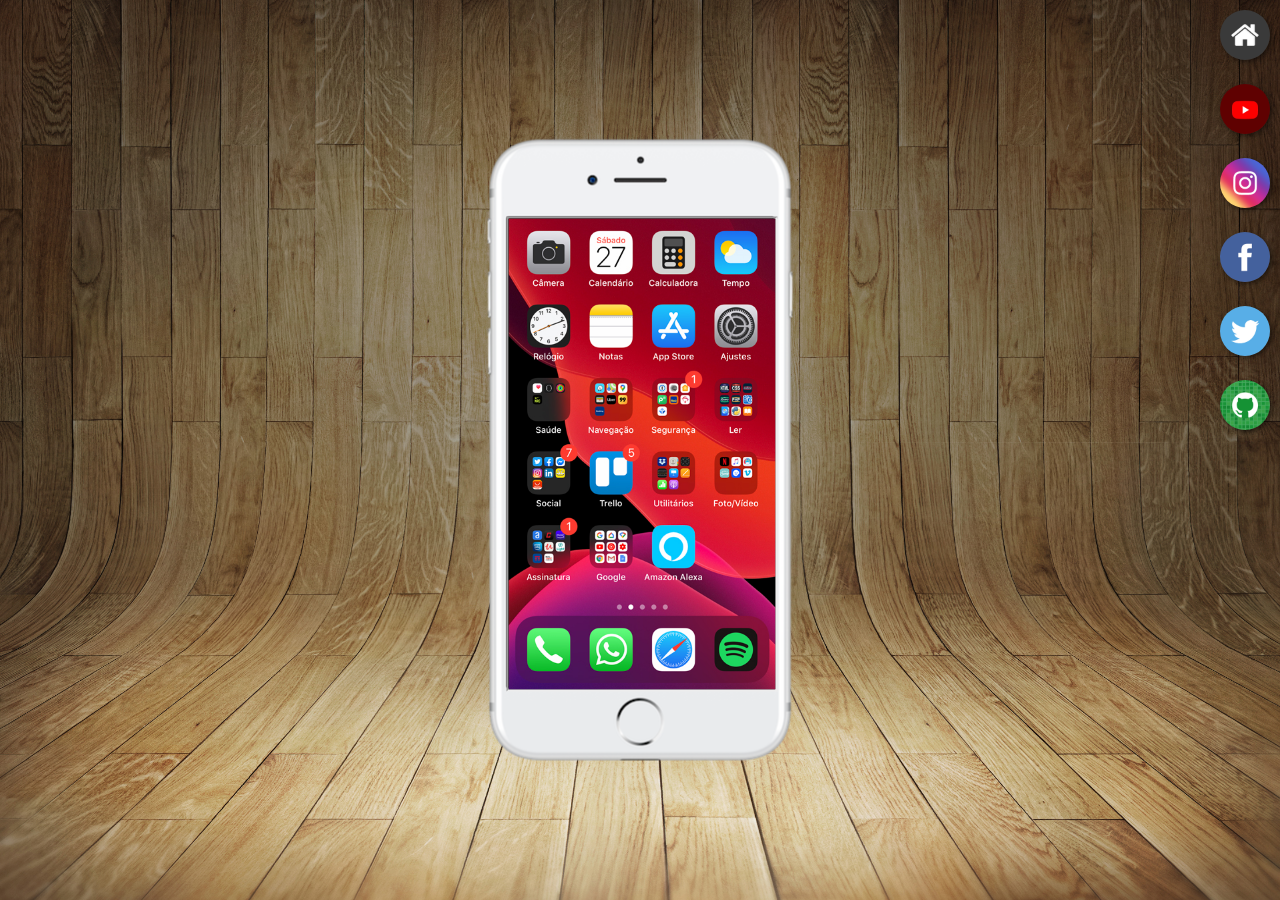
<file: index.html>
<!DOCTYPE html>
<html lang="pt-br">
<head>
    <meta charset="UTF-8">
    <meta name="viewport" content="width=device-width, initial-scale=1.0">
    <link rel="shortcut icon" href="favicon.ico" type="image/x-icon">
    <link rel="stylesheet" href="estilos/style.css">
<title>Projeto Redes Sociais</title>
</head>
<body>
    <main>
        <section id="telefone">
            <iframe src="home.html" name="tela" id="tela"></iframe>
        </section>
        <section id="redes-sociais">
            <a href="home.html" target="tela"><img src="imagens/logo-home.jpg" alt="home"></a><br>
            <a href="youtube.html" target="tela"><img src="imagens/logo-youtube.jpg" alt="youtube"></a><br>
            <a href="instagram.html" target="tela"><img src="imagens/logo-instagram.jpg" alt="instagram"></a><br>
            <a href="facebook.html" target="tela"><img src="imagens/logo-facebook.jpg" alt="facebook"></a><br>
            <a href="twitter.html" target="tela"><img src="imagens/logo-twitter.jpg" alt="twitter"></a><br>
            <a href="github.html" target="tela"><img src="imagens/logo-github.jpg" alt="github"></a>
        </section>
    </main>
</body>
</html>
</file>
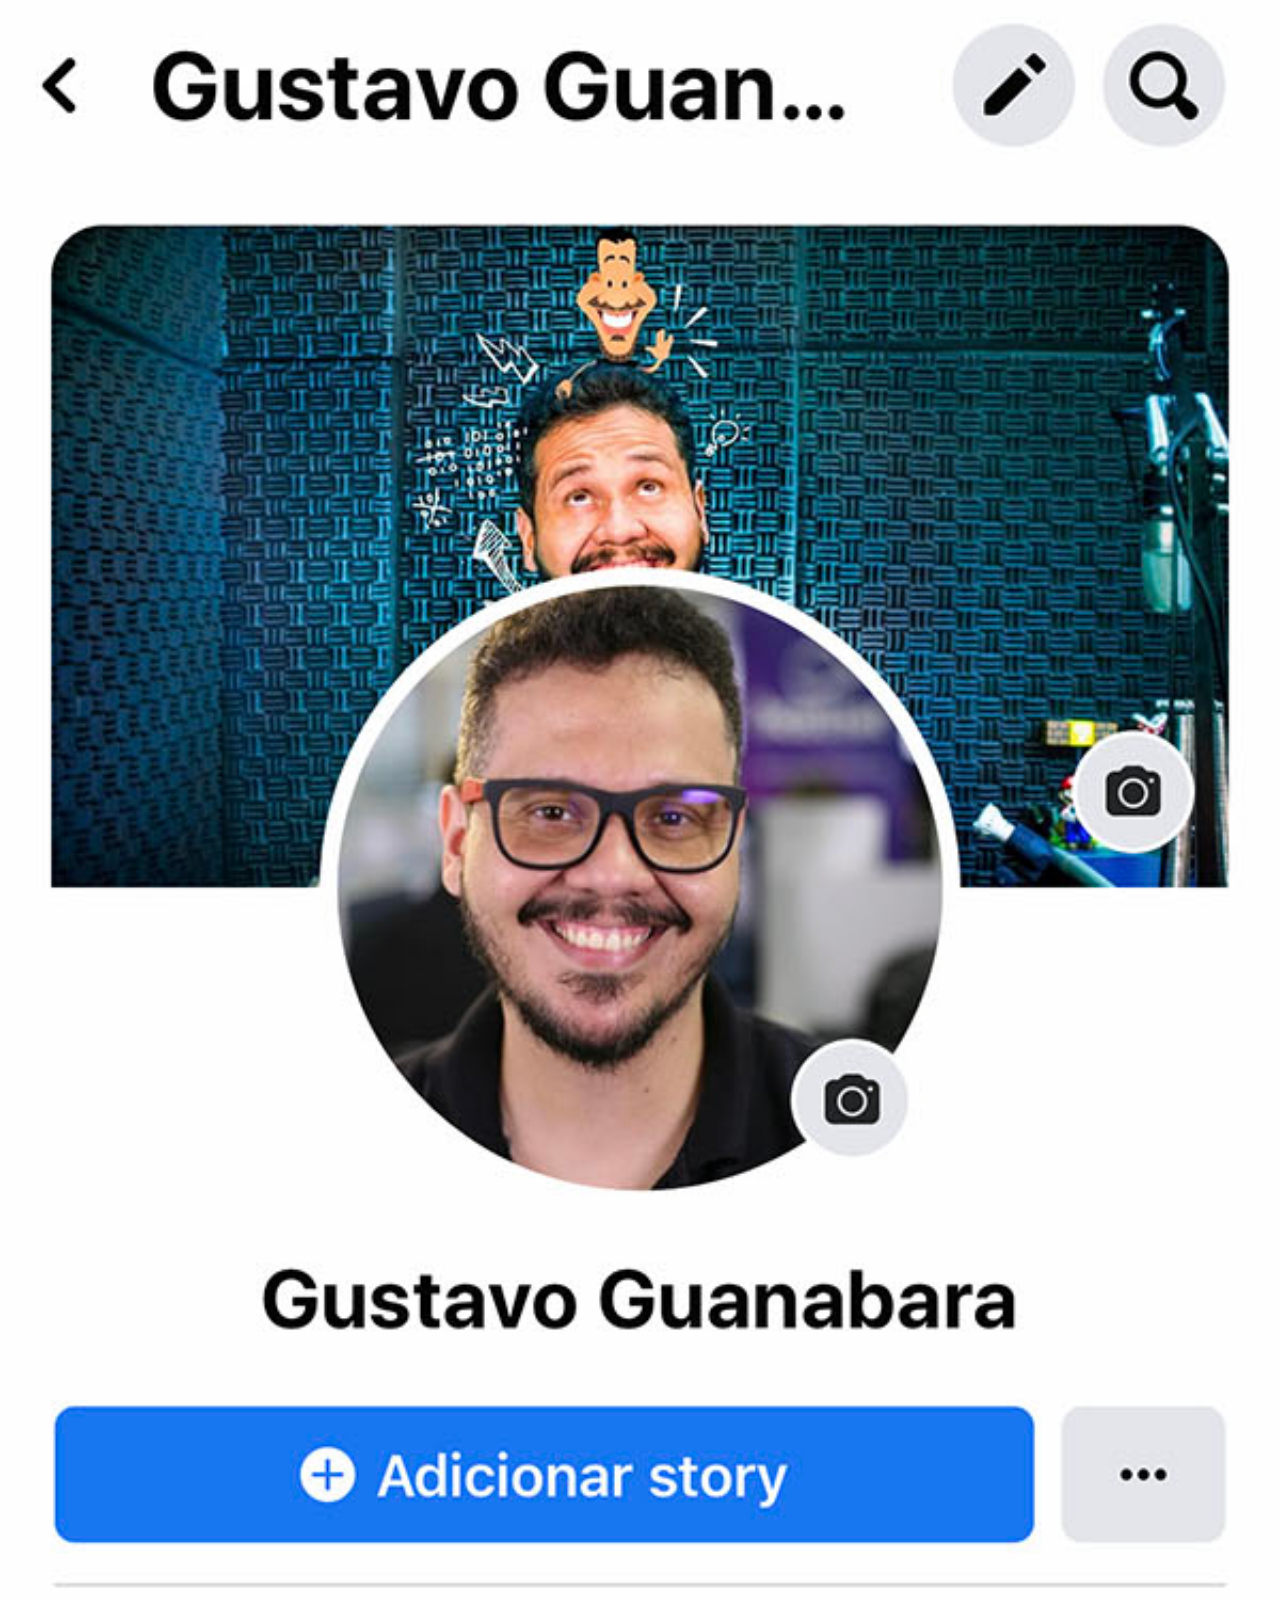
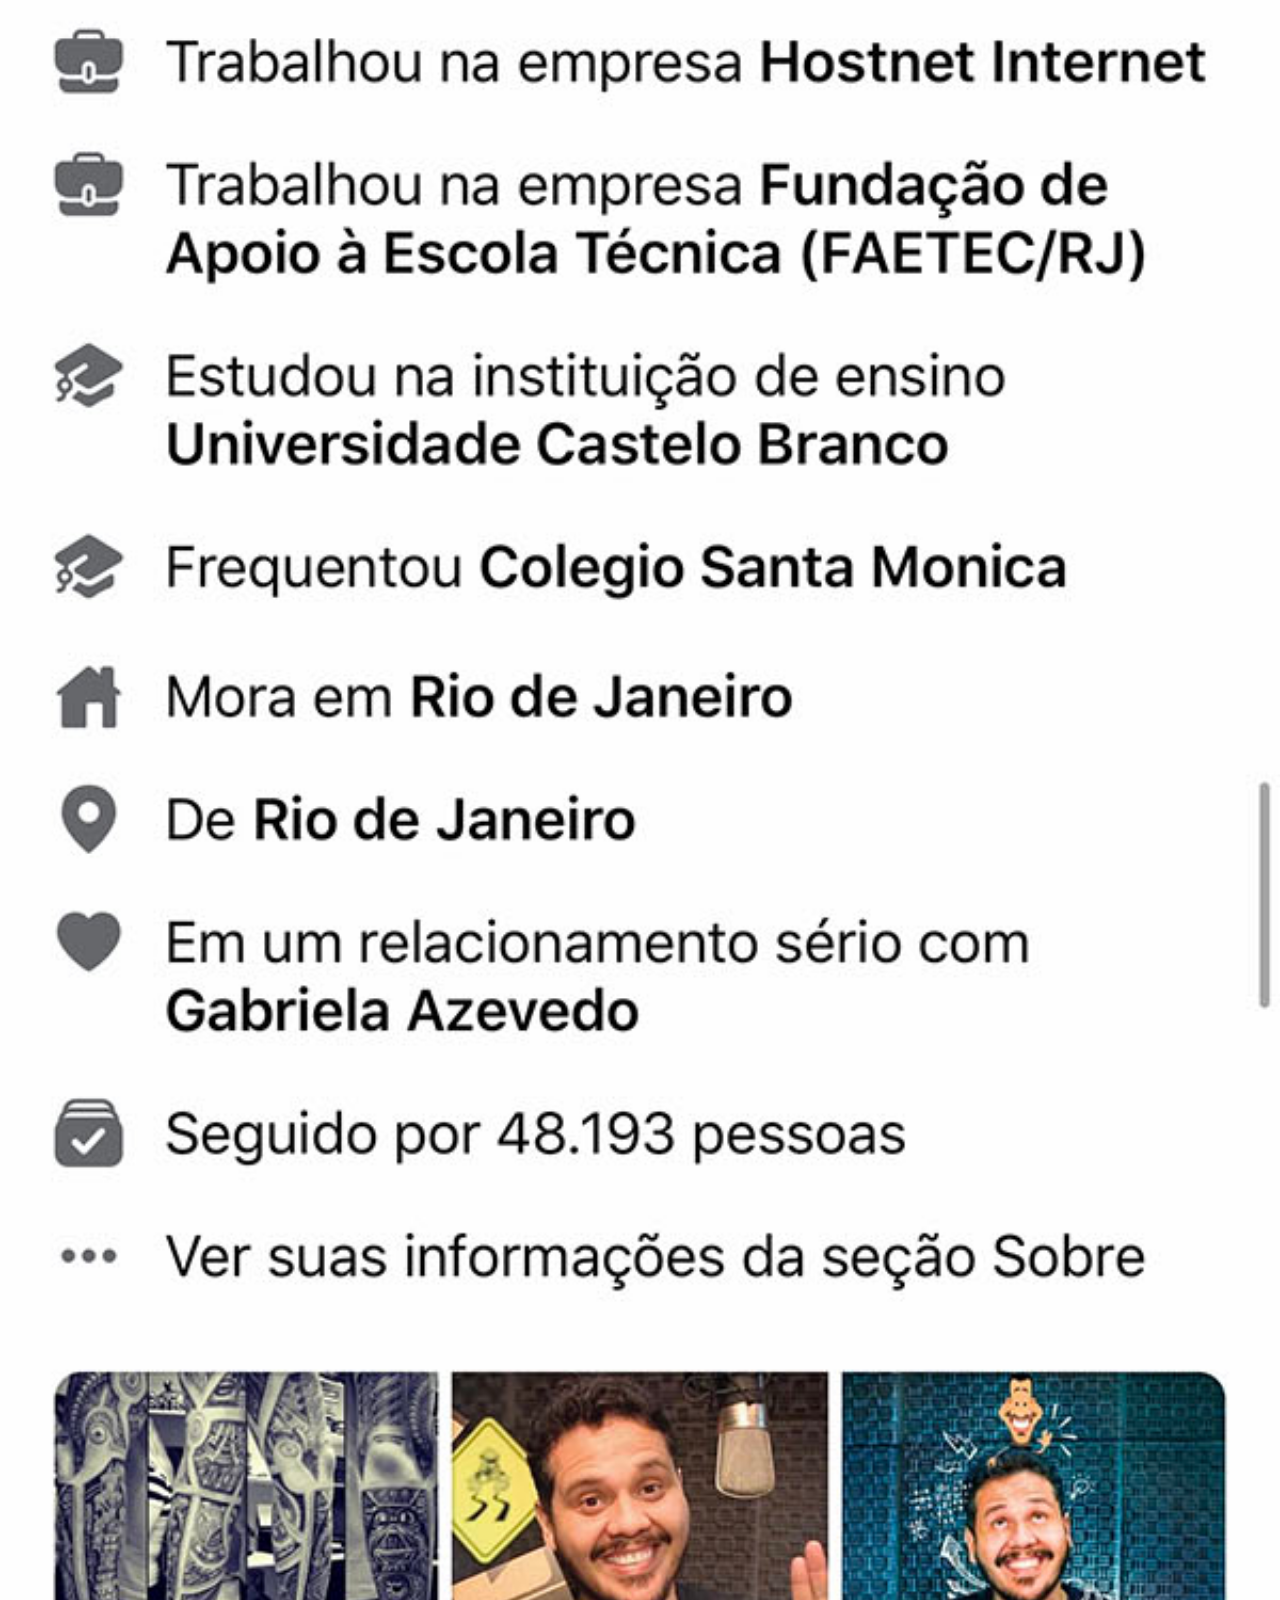
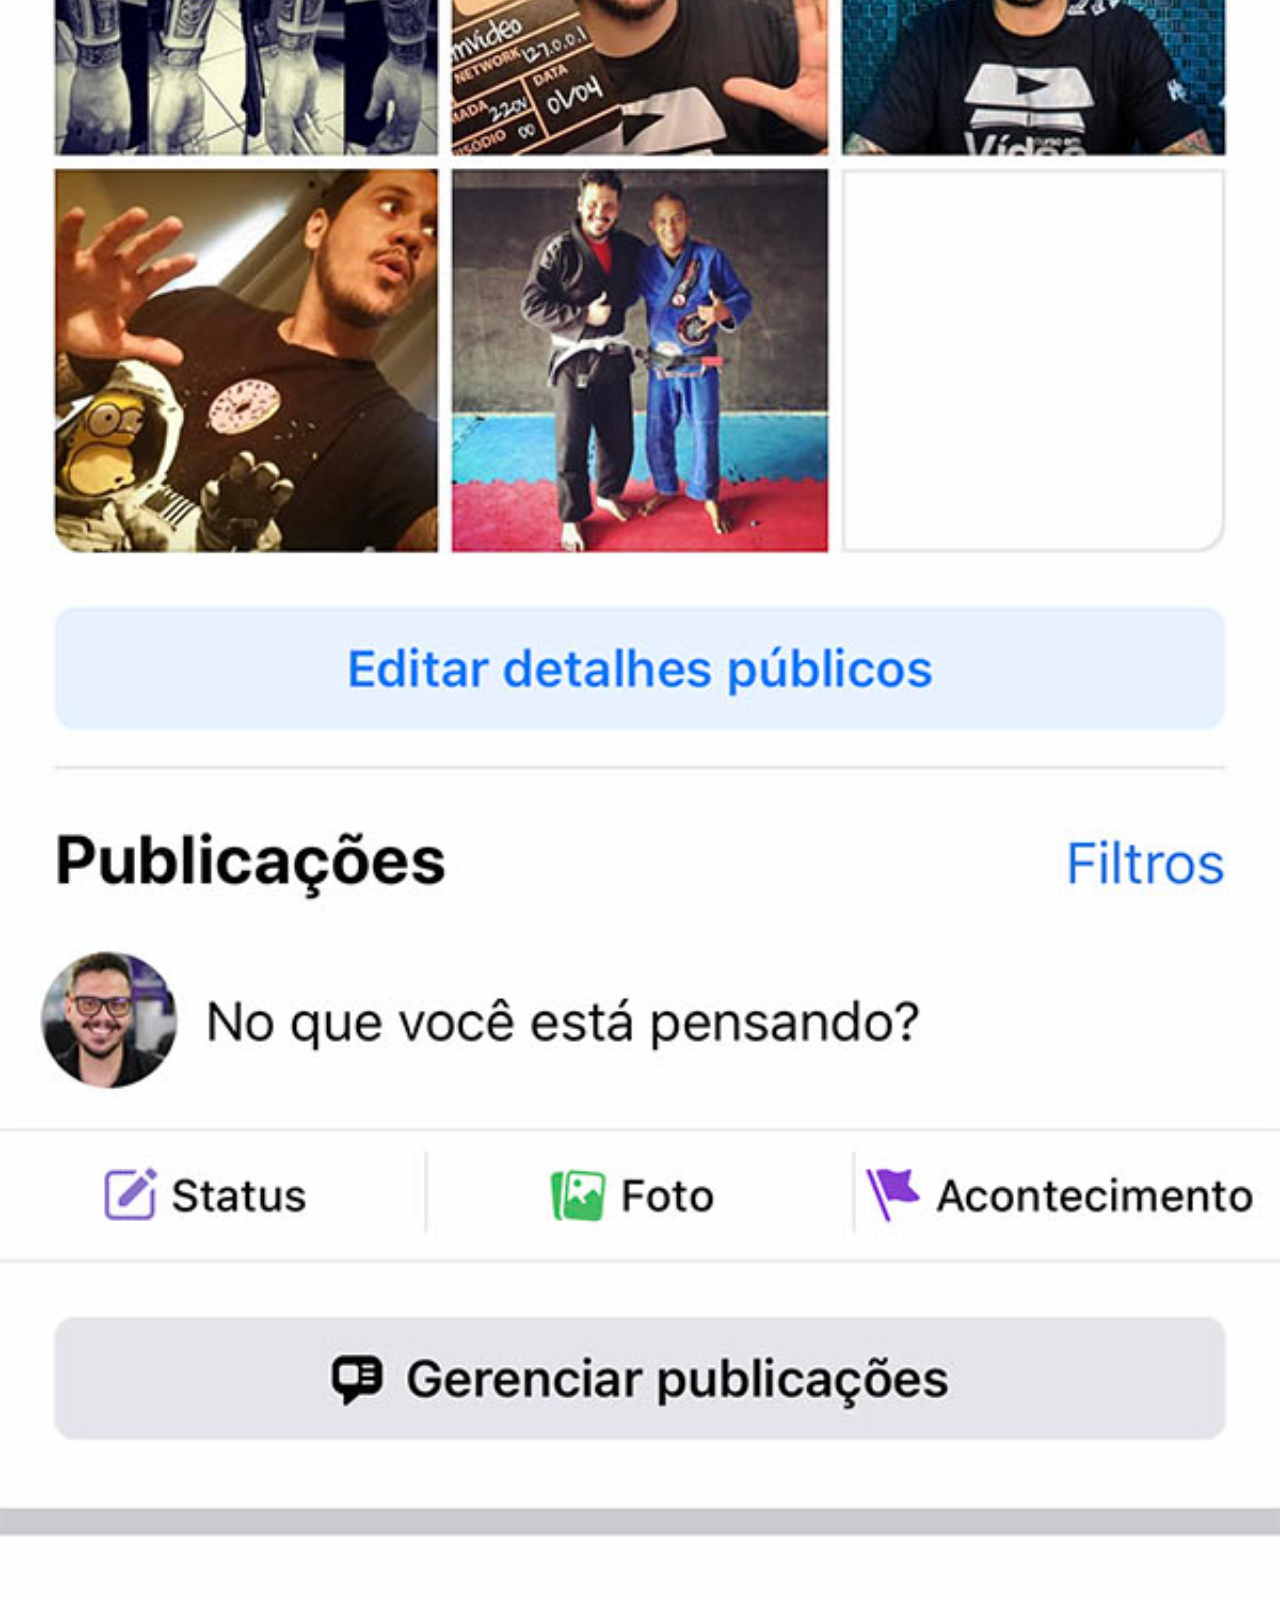
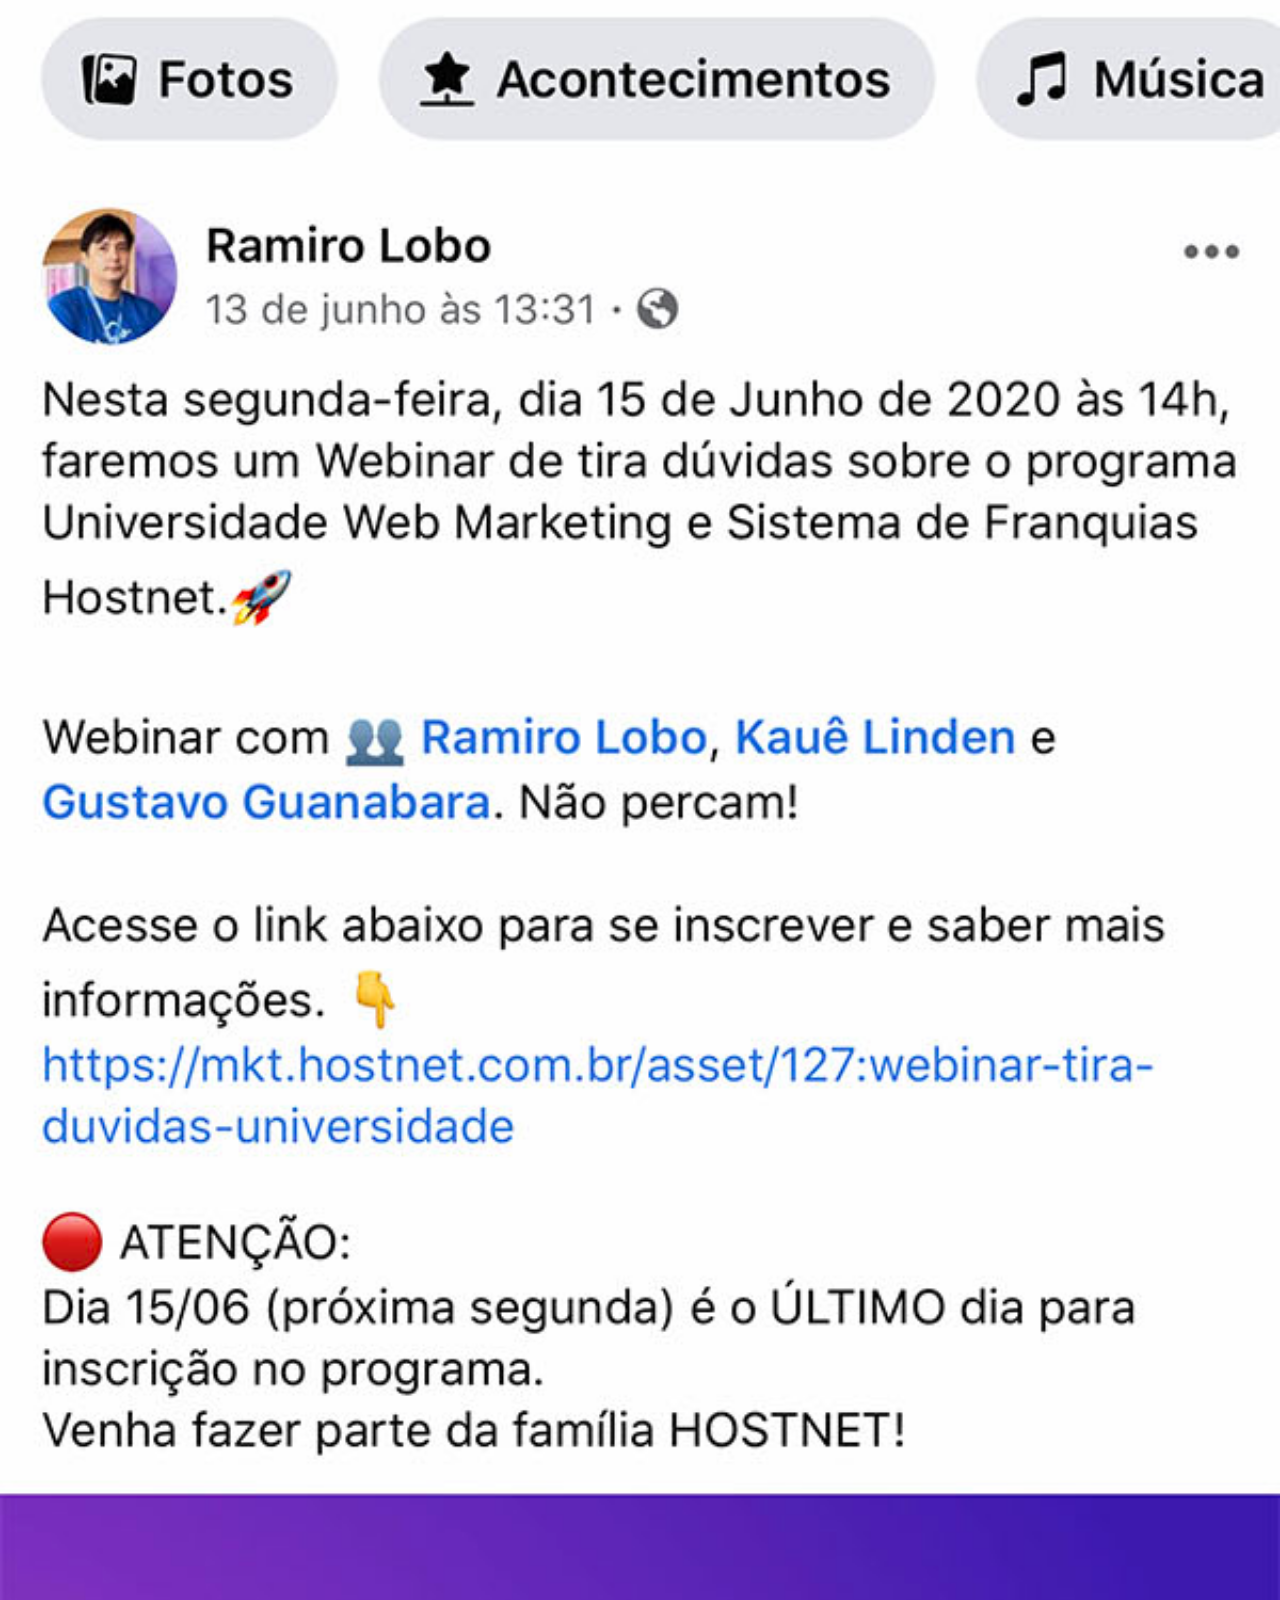
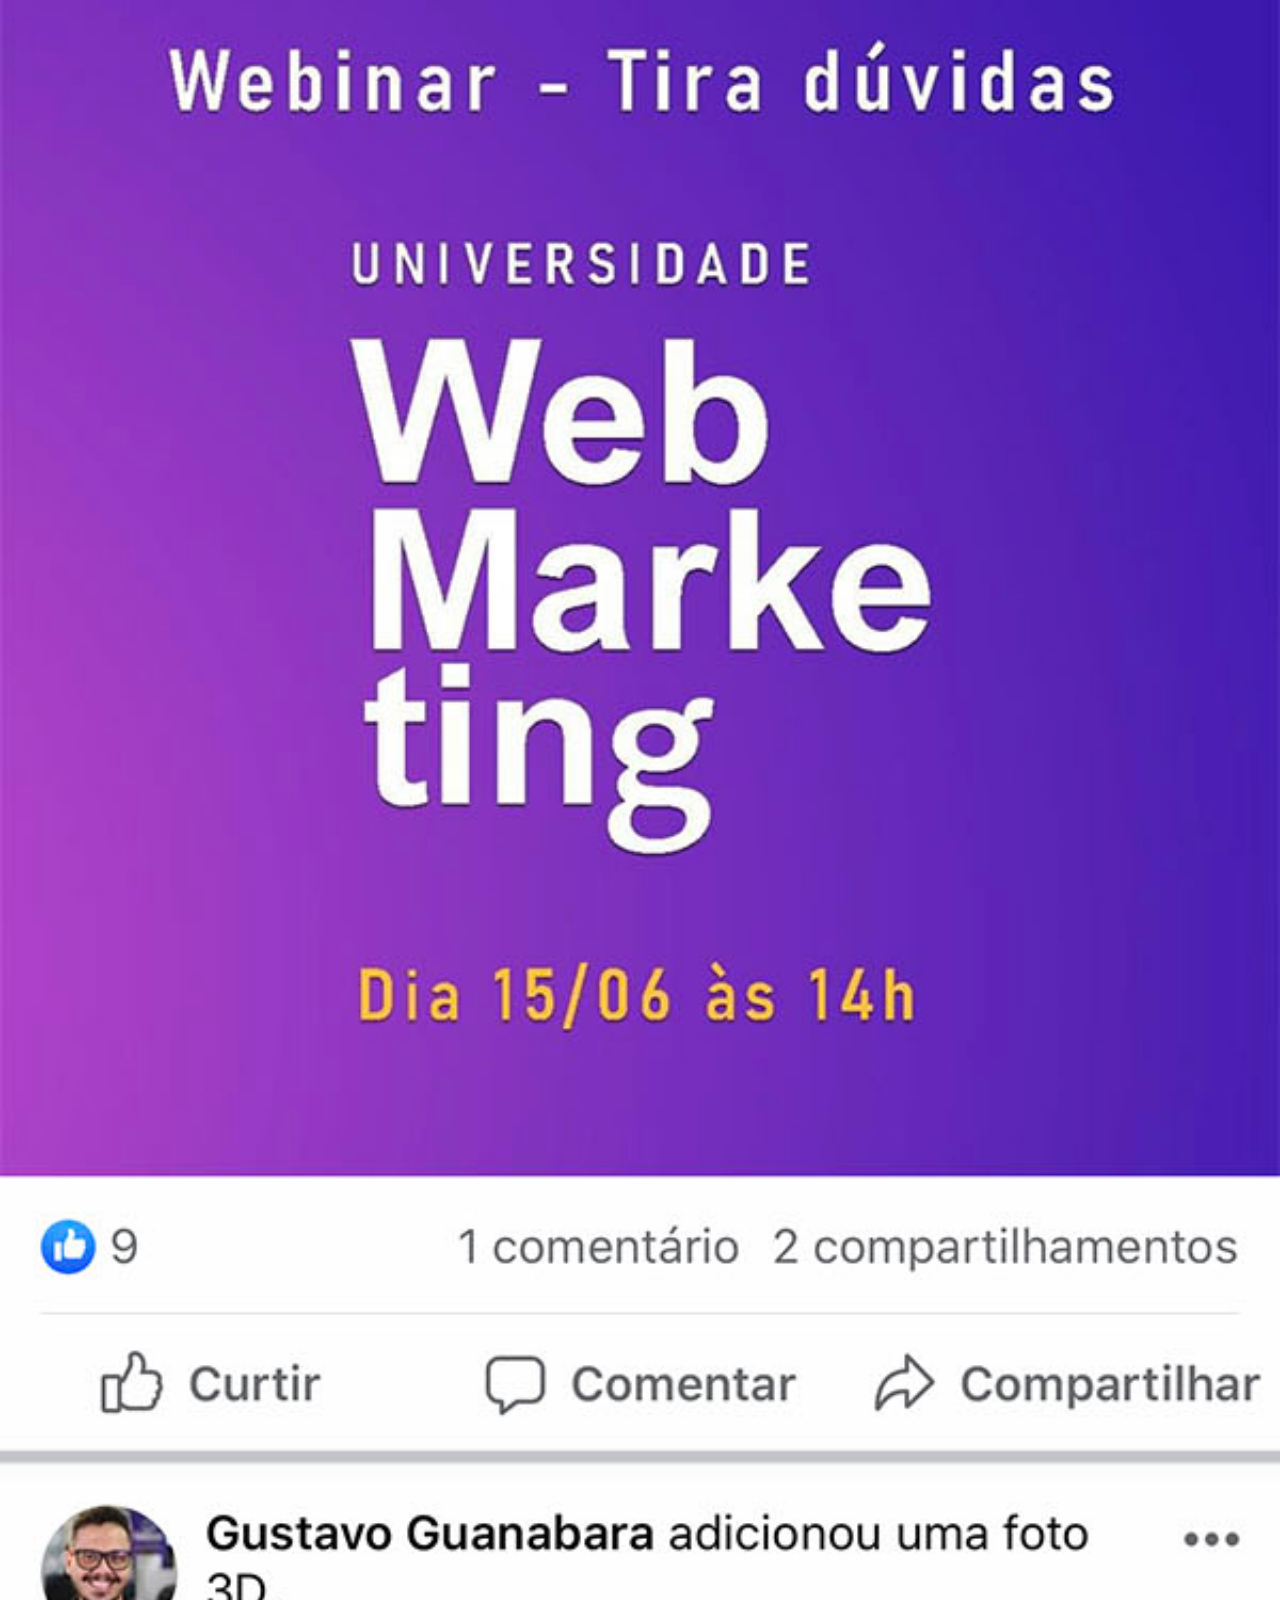
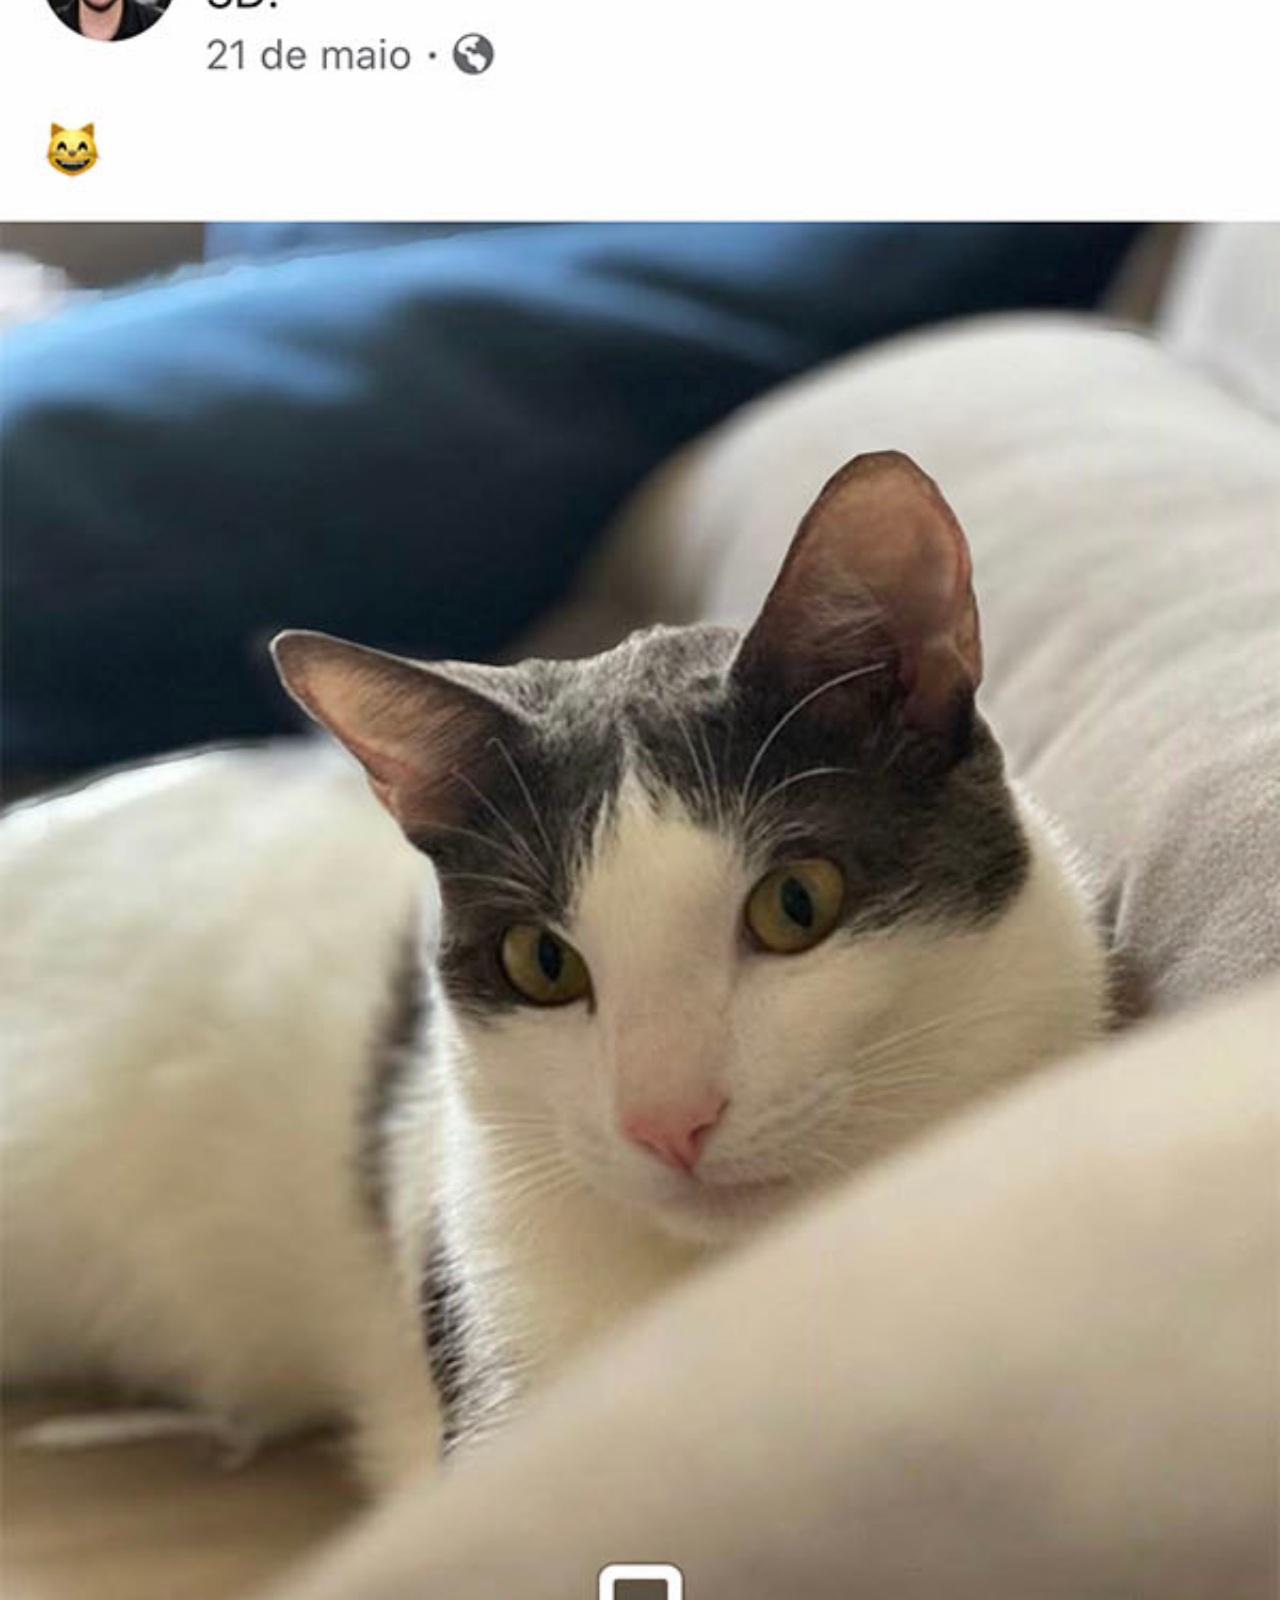
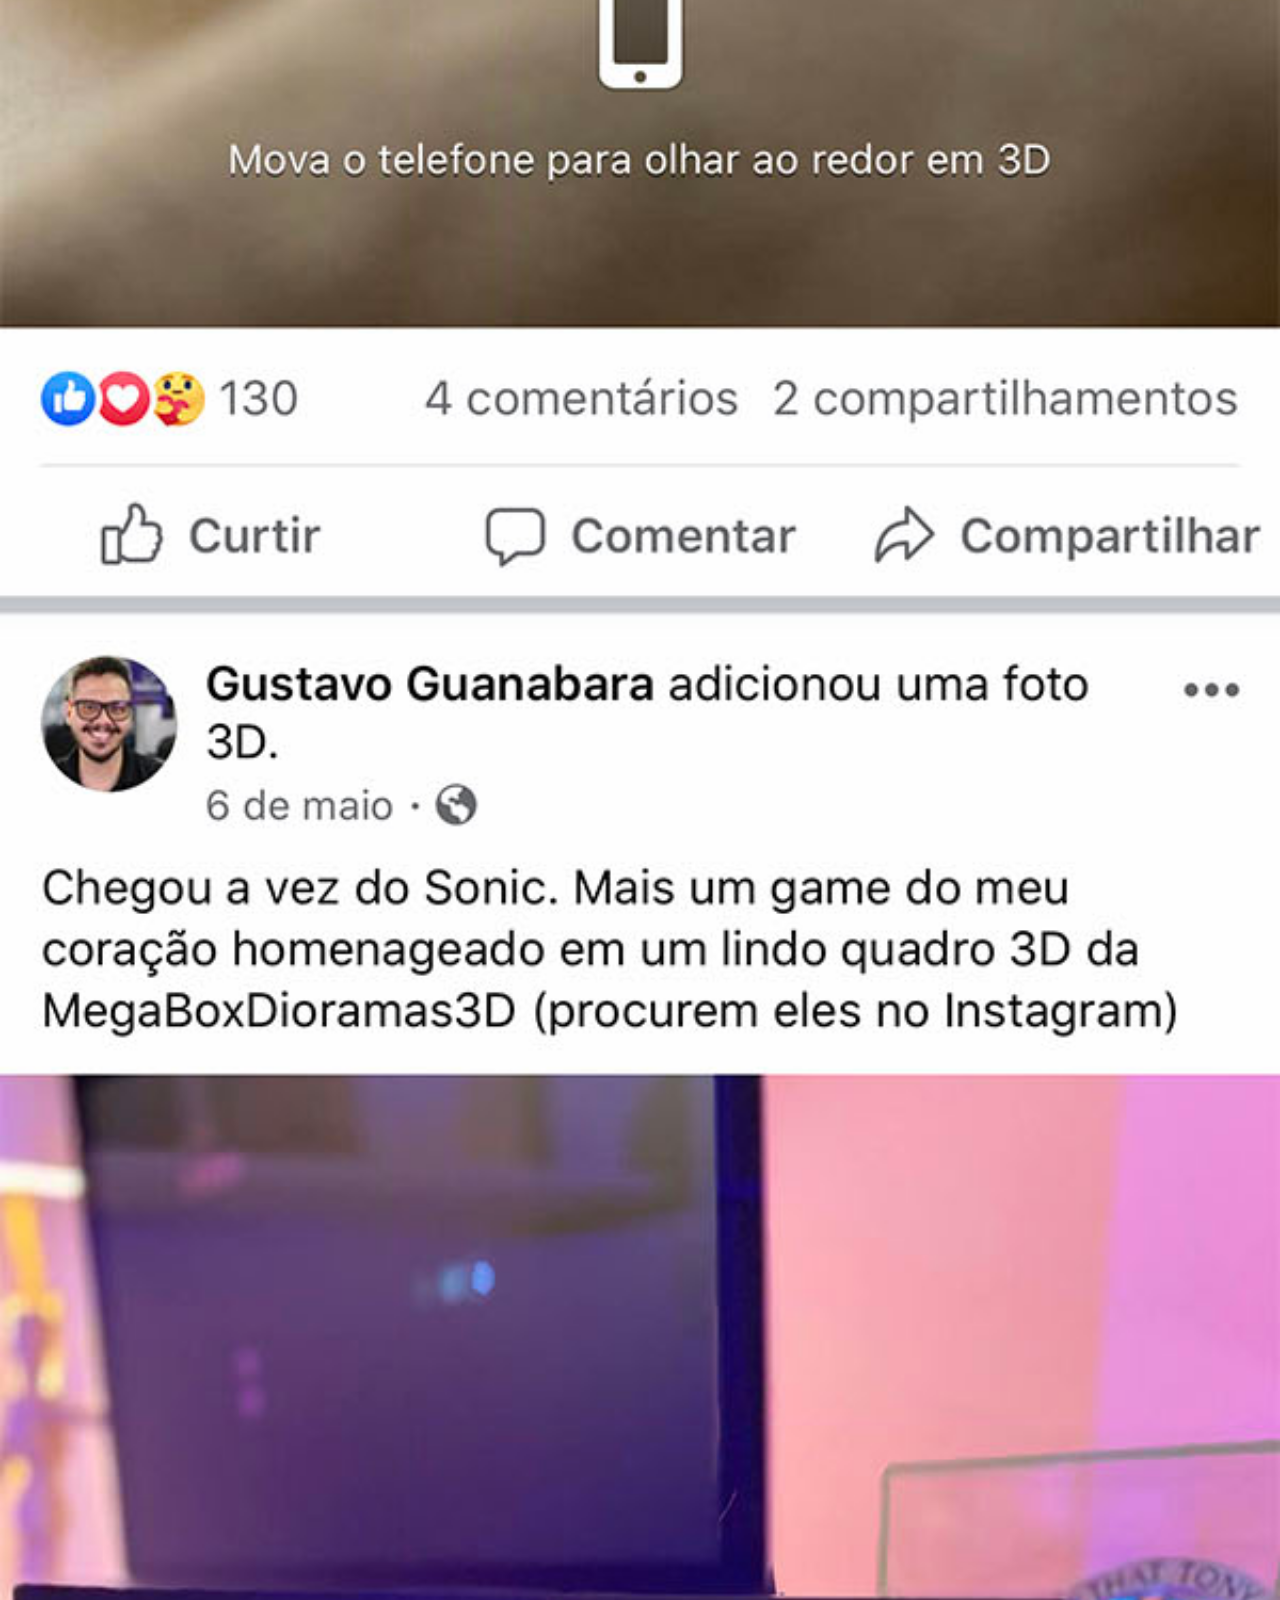
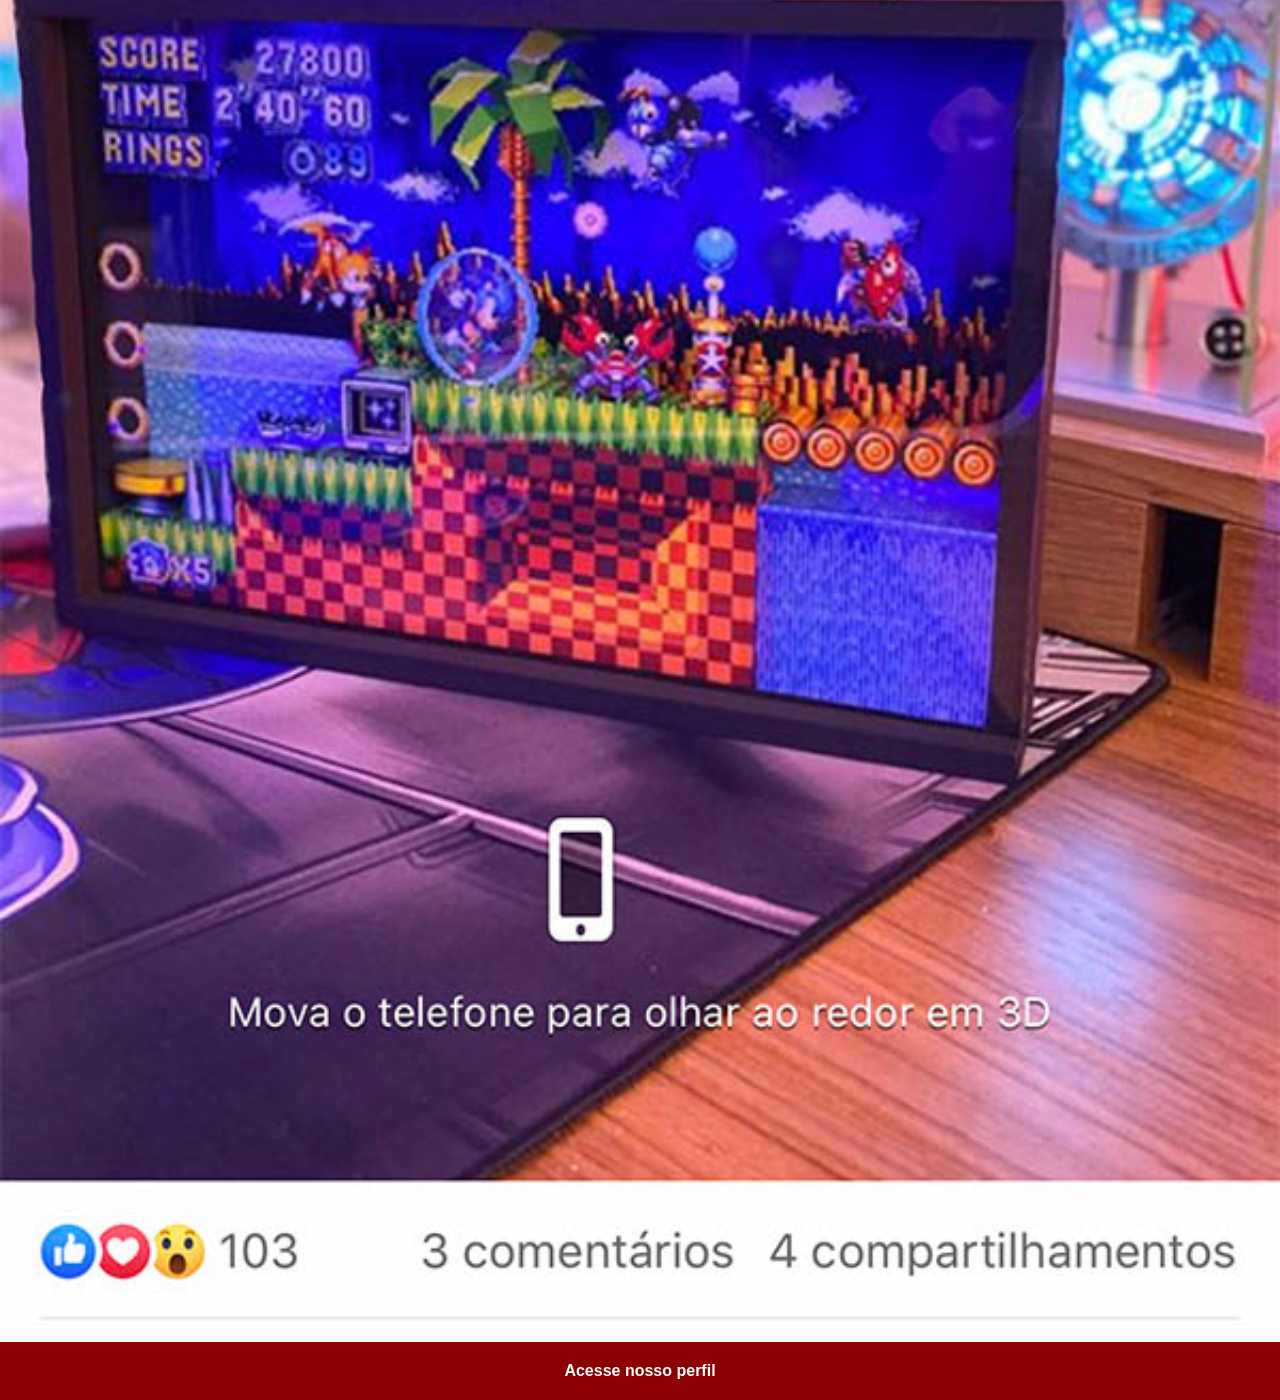
<file: facebook.html>
<!DOCTYPE html>
<html lang="en">
<head>
    <meta charset="UTF-8">
    <meta name="viewport" content="width=device-width, initial-scale=1.0">
    <title>Facebook</title>
    <link rel="stylesheet" href="social.css">
</head>
<body>
    <img src="imagens/tela-facebook.jpg" alt="Facebook">
    <a href="https://www.facebook.com/gustavoguanabara/" target="_blank">Acesse nosso perfil</a>
</body>
</html>
</file>
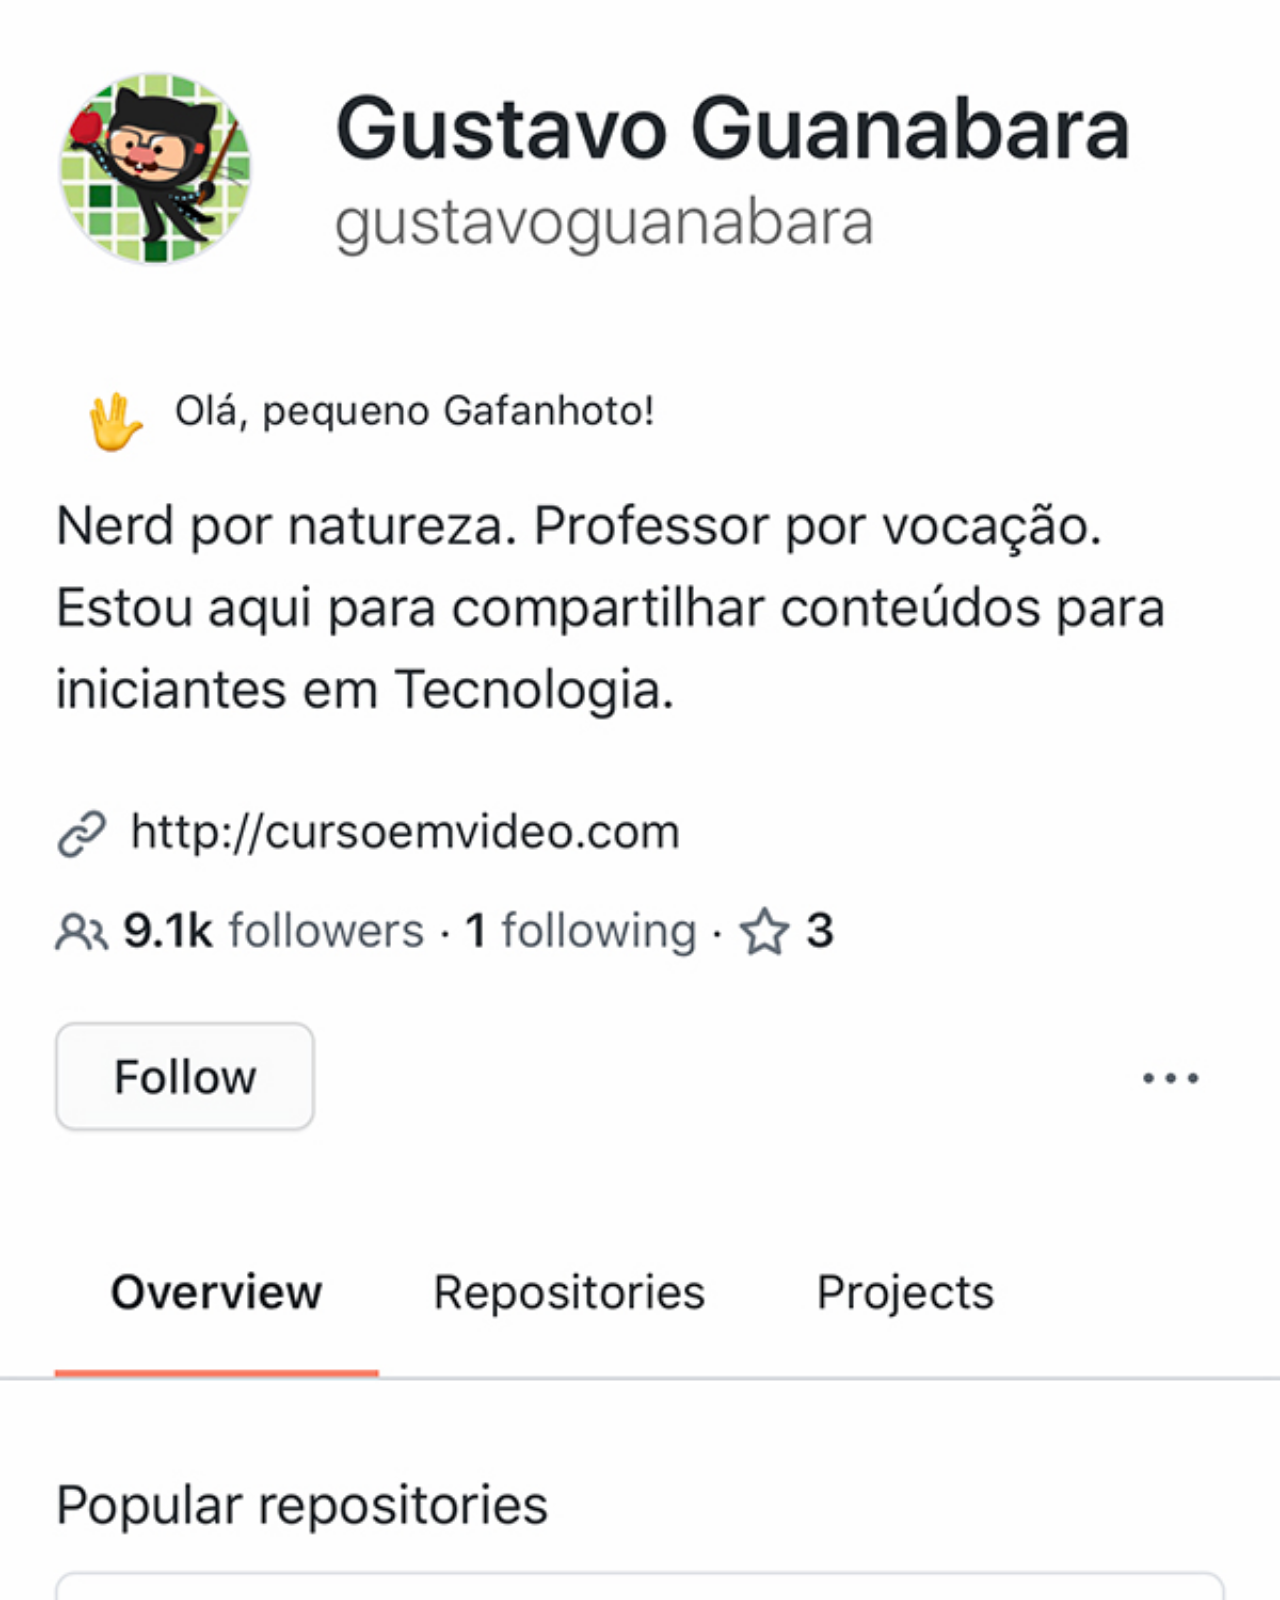
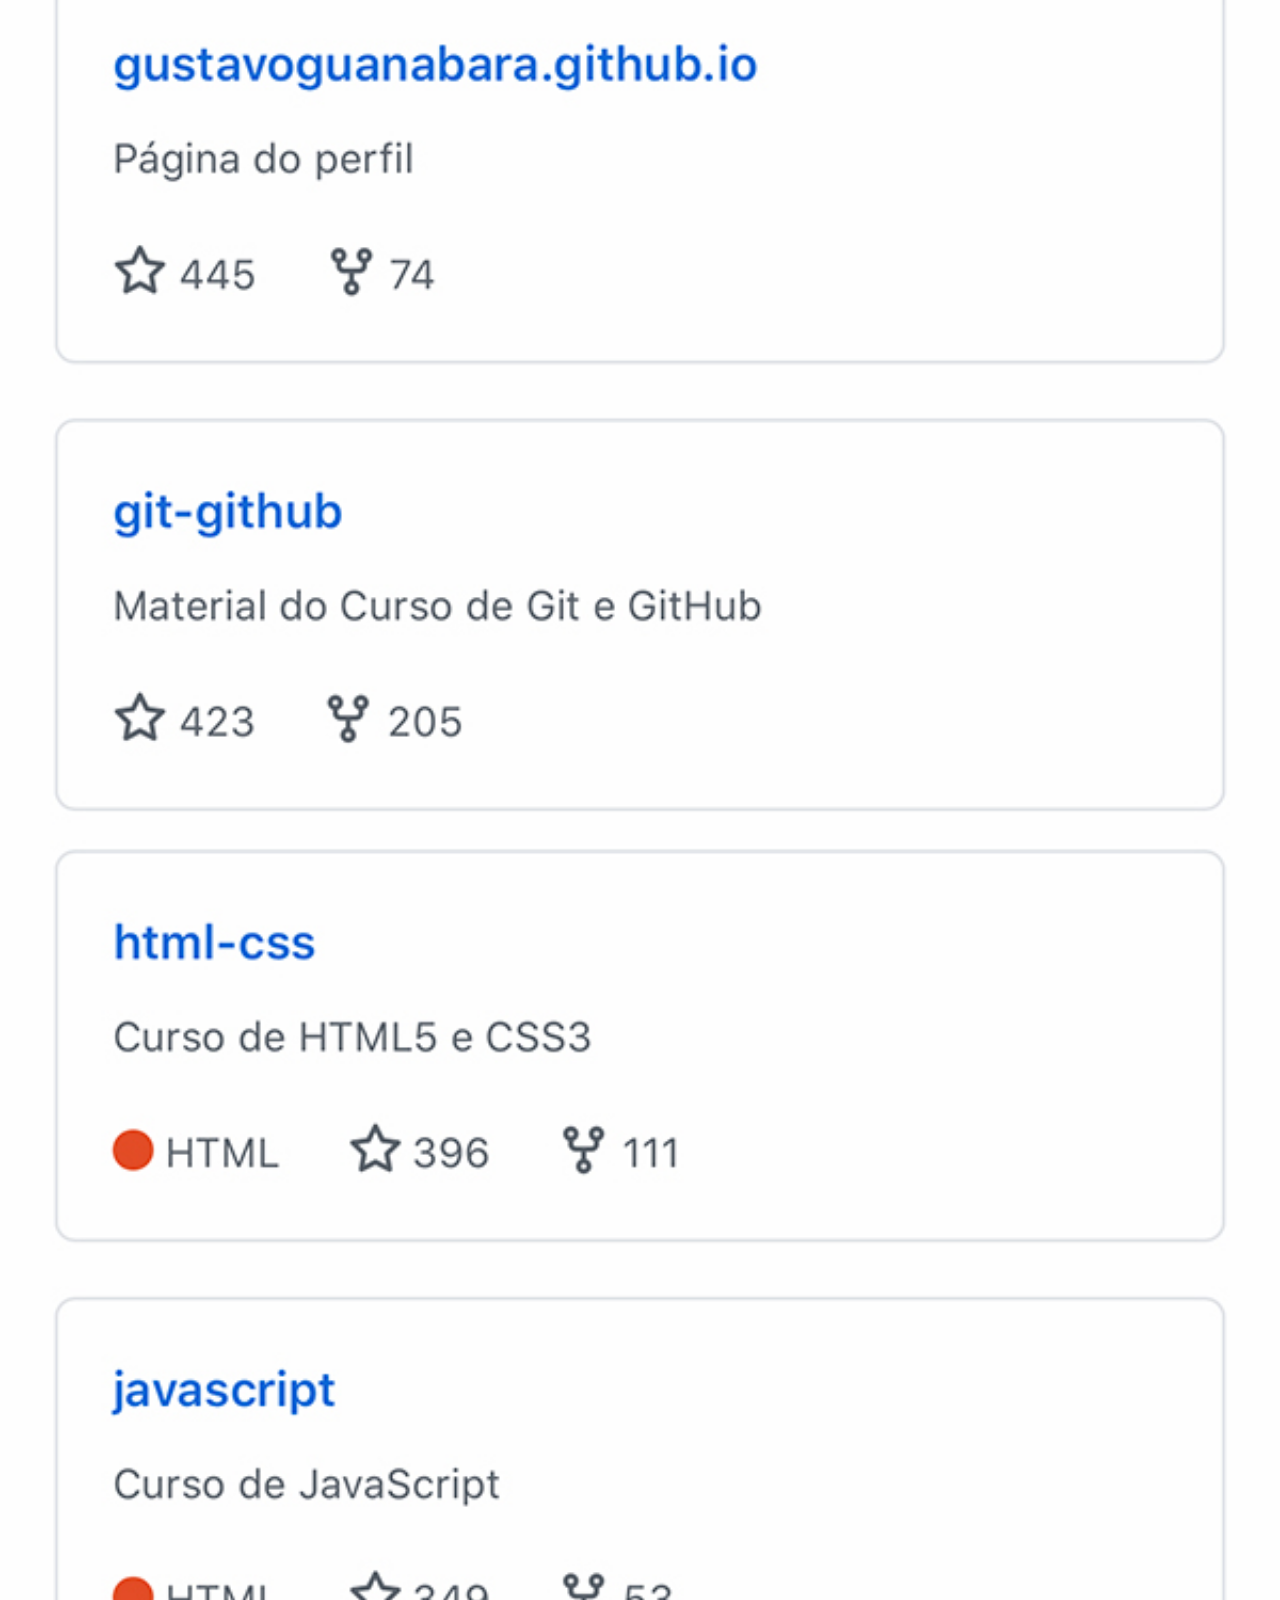
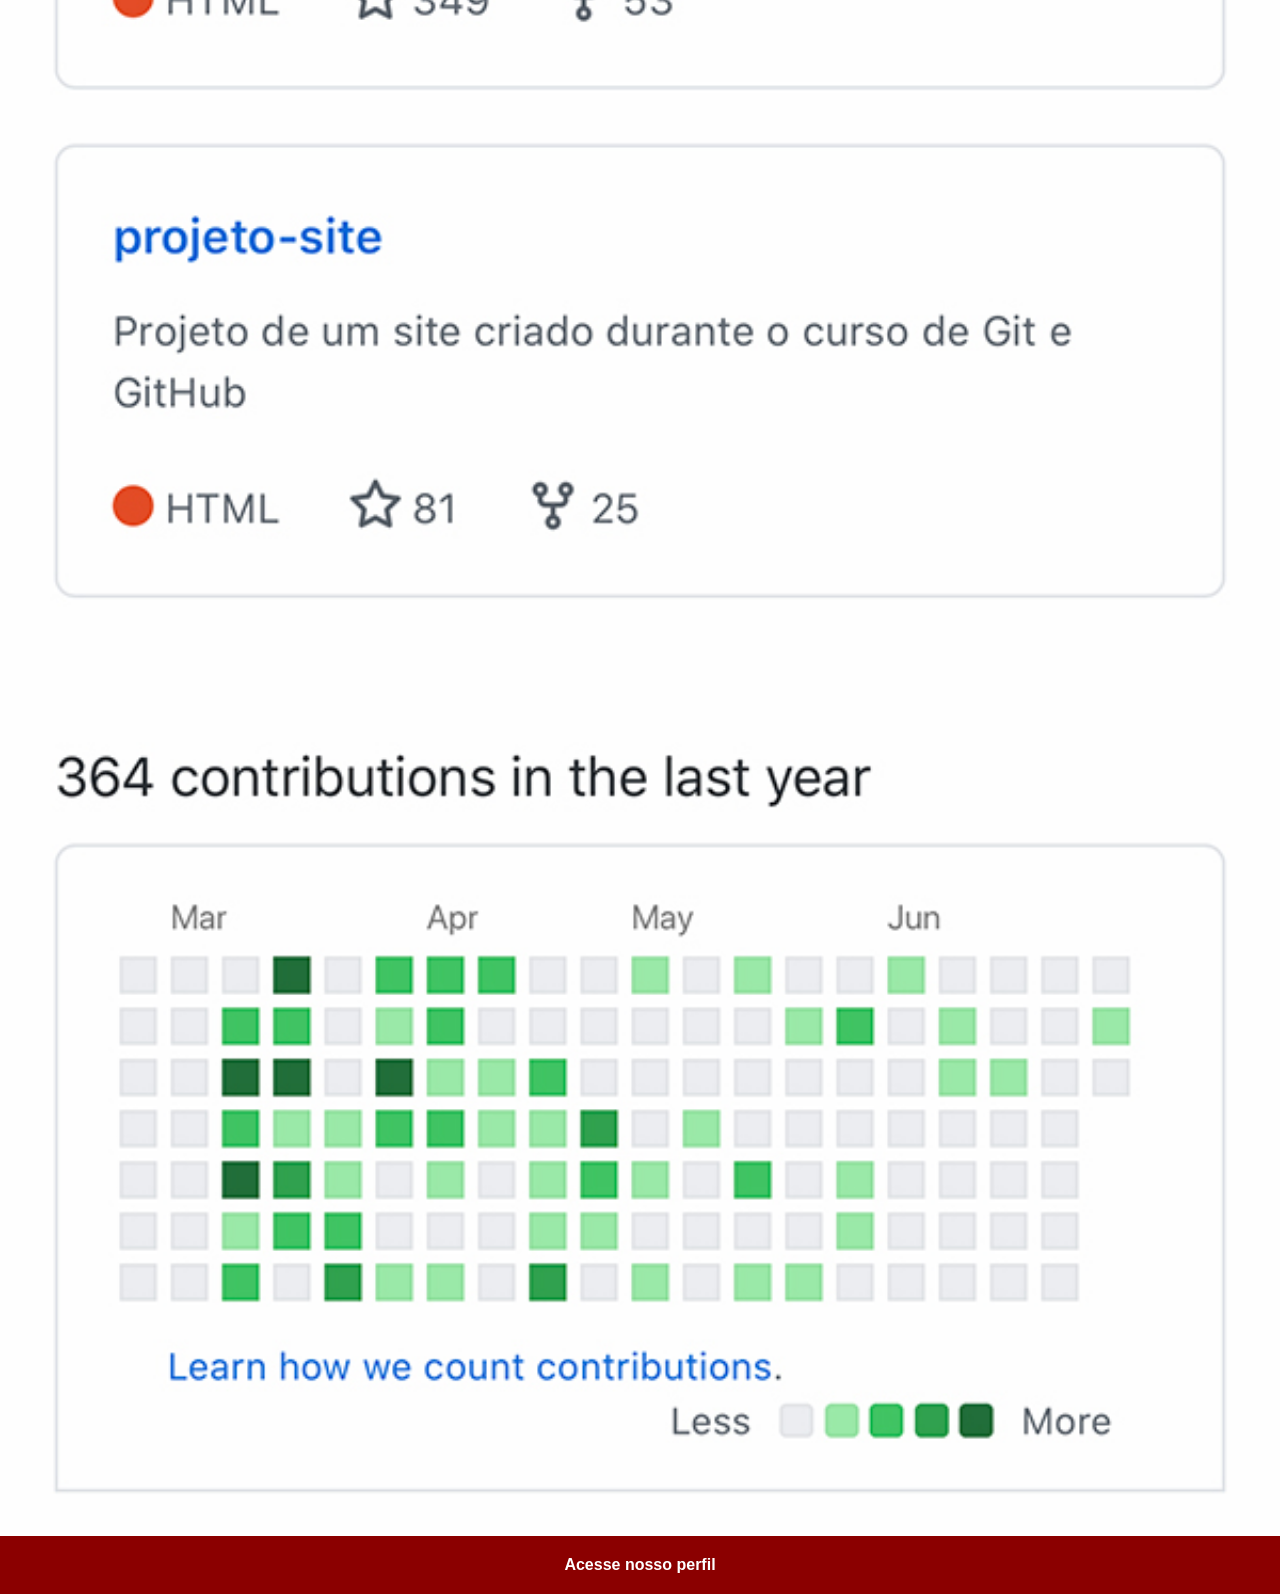
<file: github.html>
<!DOCTYPE html>
<html lang="en">
<head>
    <meta charset="UTF-8">
    <meta name="viewport" content="width=device-width, initial-scale=1.0">
    <title>GitHub</title>
    <link rel="stylesheet" href="social.css">
</head>
<body>
    <img src="imagens/tela-github.jpg" alt="GitHub">
    <a href="https://www.github.com/gustavoguanabara/" target="_blank">Acesse nosso perfil</a>
</body>
</html>
</file>
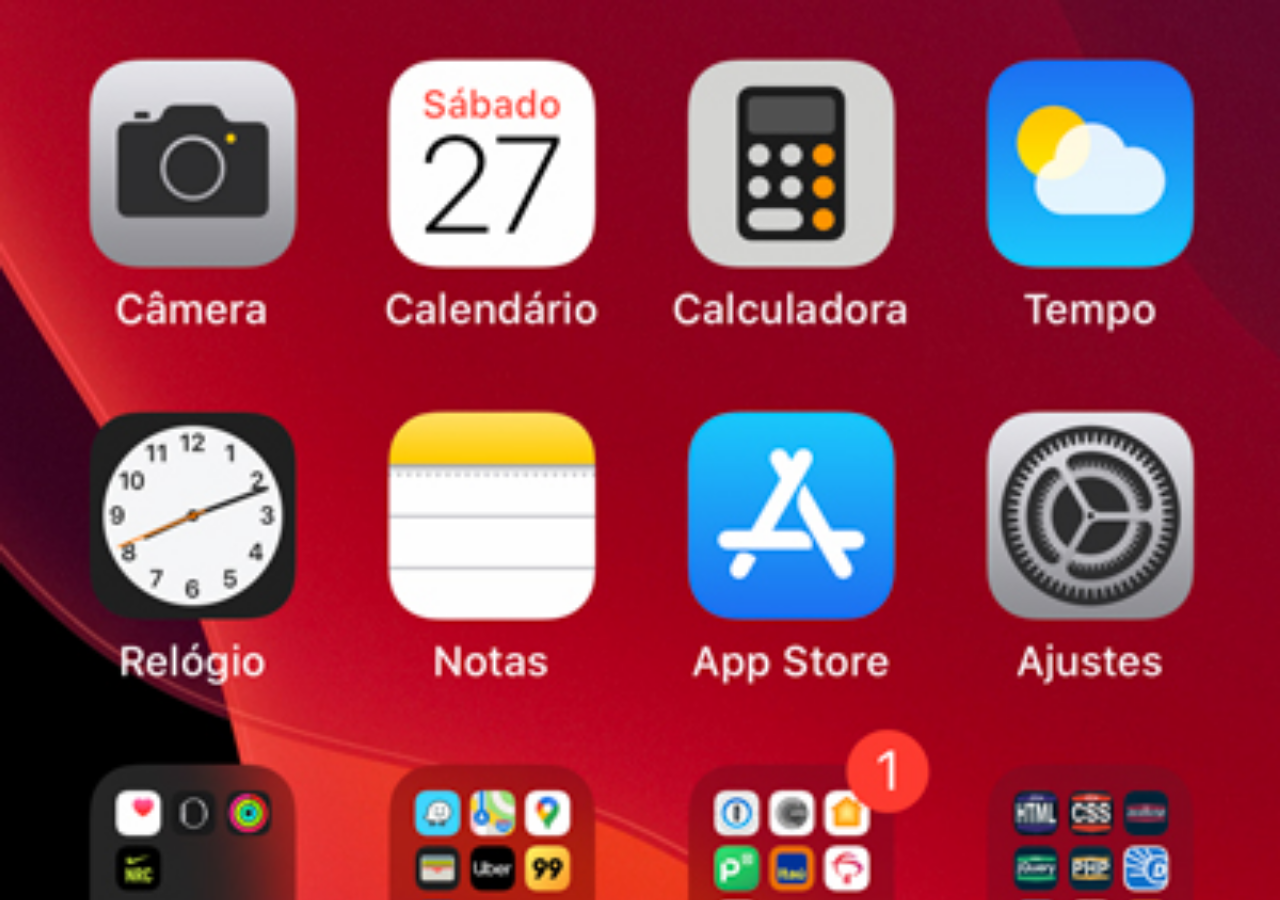
<file: home.html>
<!DOCTYPE html>
<html lang="pt-br">
<head>
    <meta charset="UTF-8">
    <meta name="viewport" content="width=device-width, initial-scale=1.0">
    <title>Home</title>
</head>
<style>
    *{
        margin: 0;
        padding: 0;
        
    }

    body{
        width: 100vw;
        height: 100vh;
        background: black url('imagens/tela-home.jpg') no-repeat top center;
        background-size: cover;
    }

</style>

<body>
    
</body>
</html>
</file>
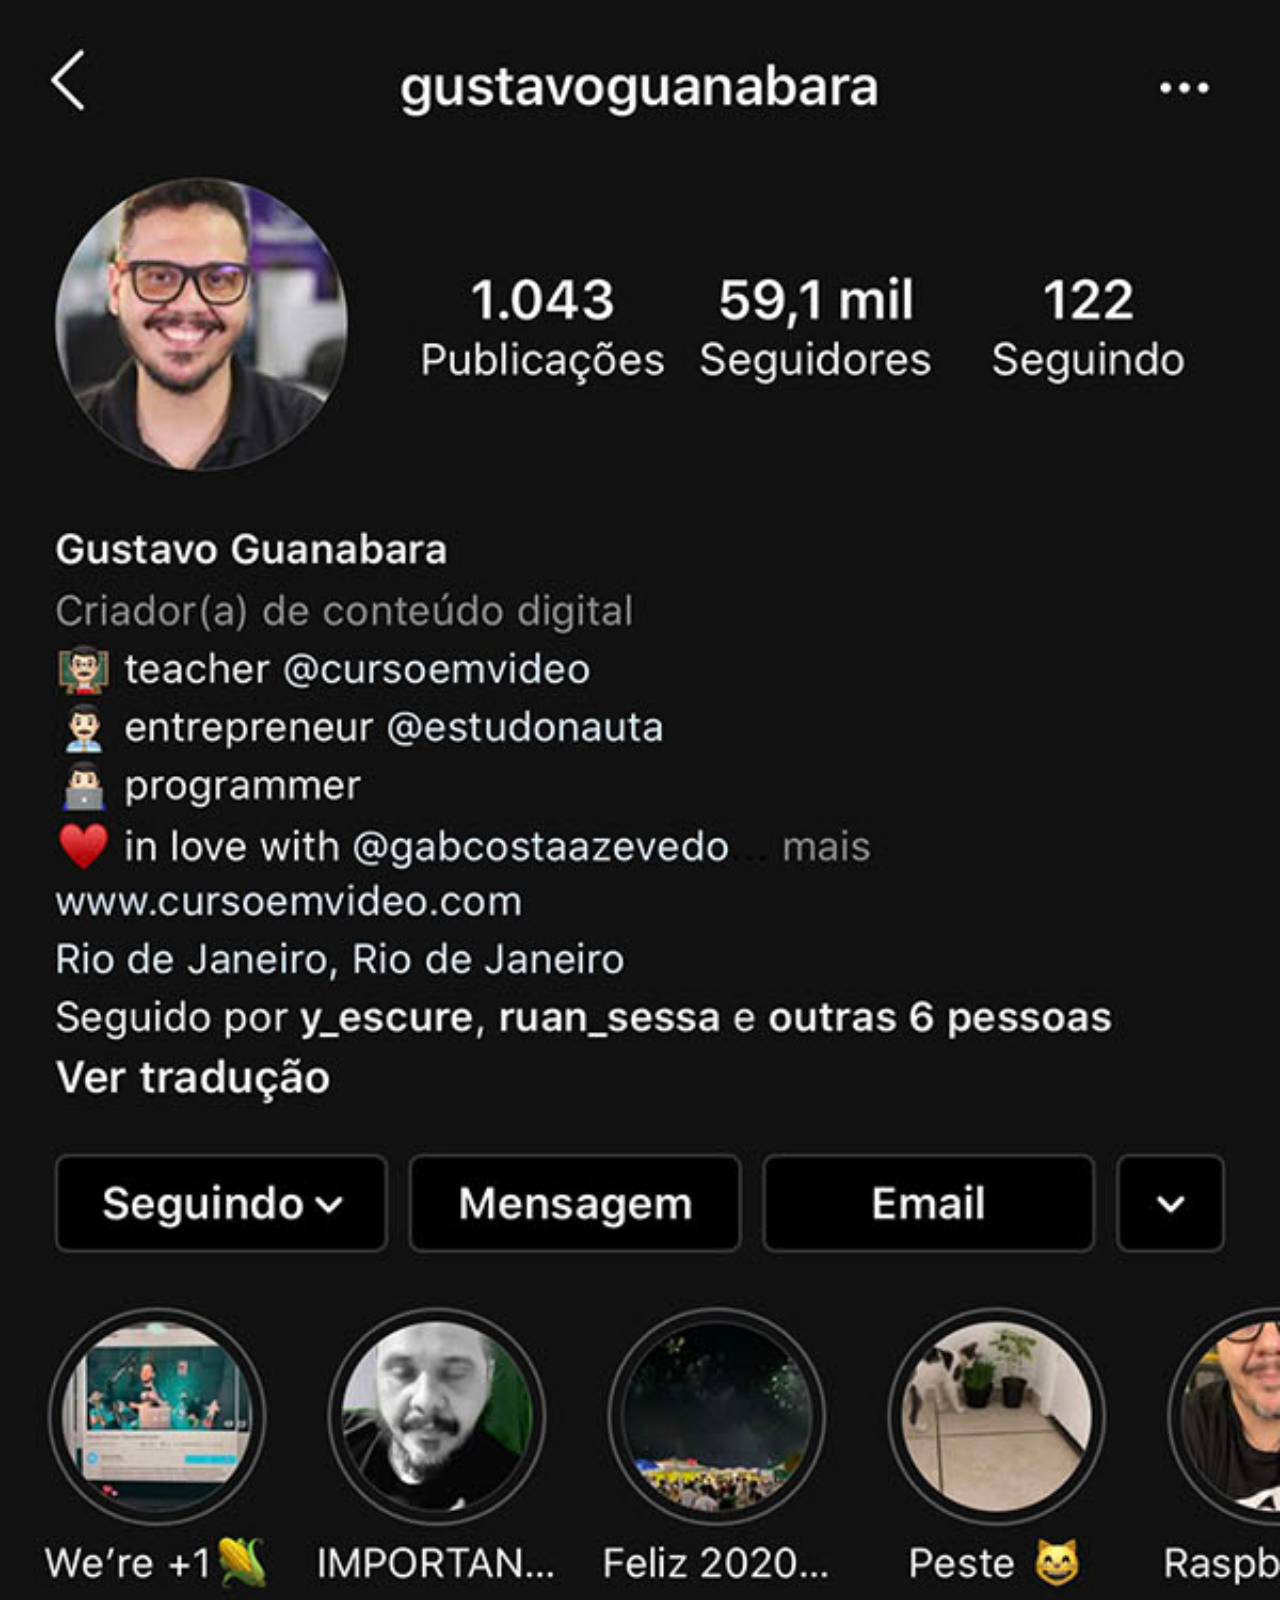
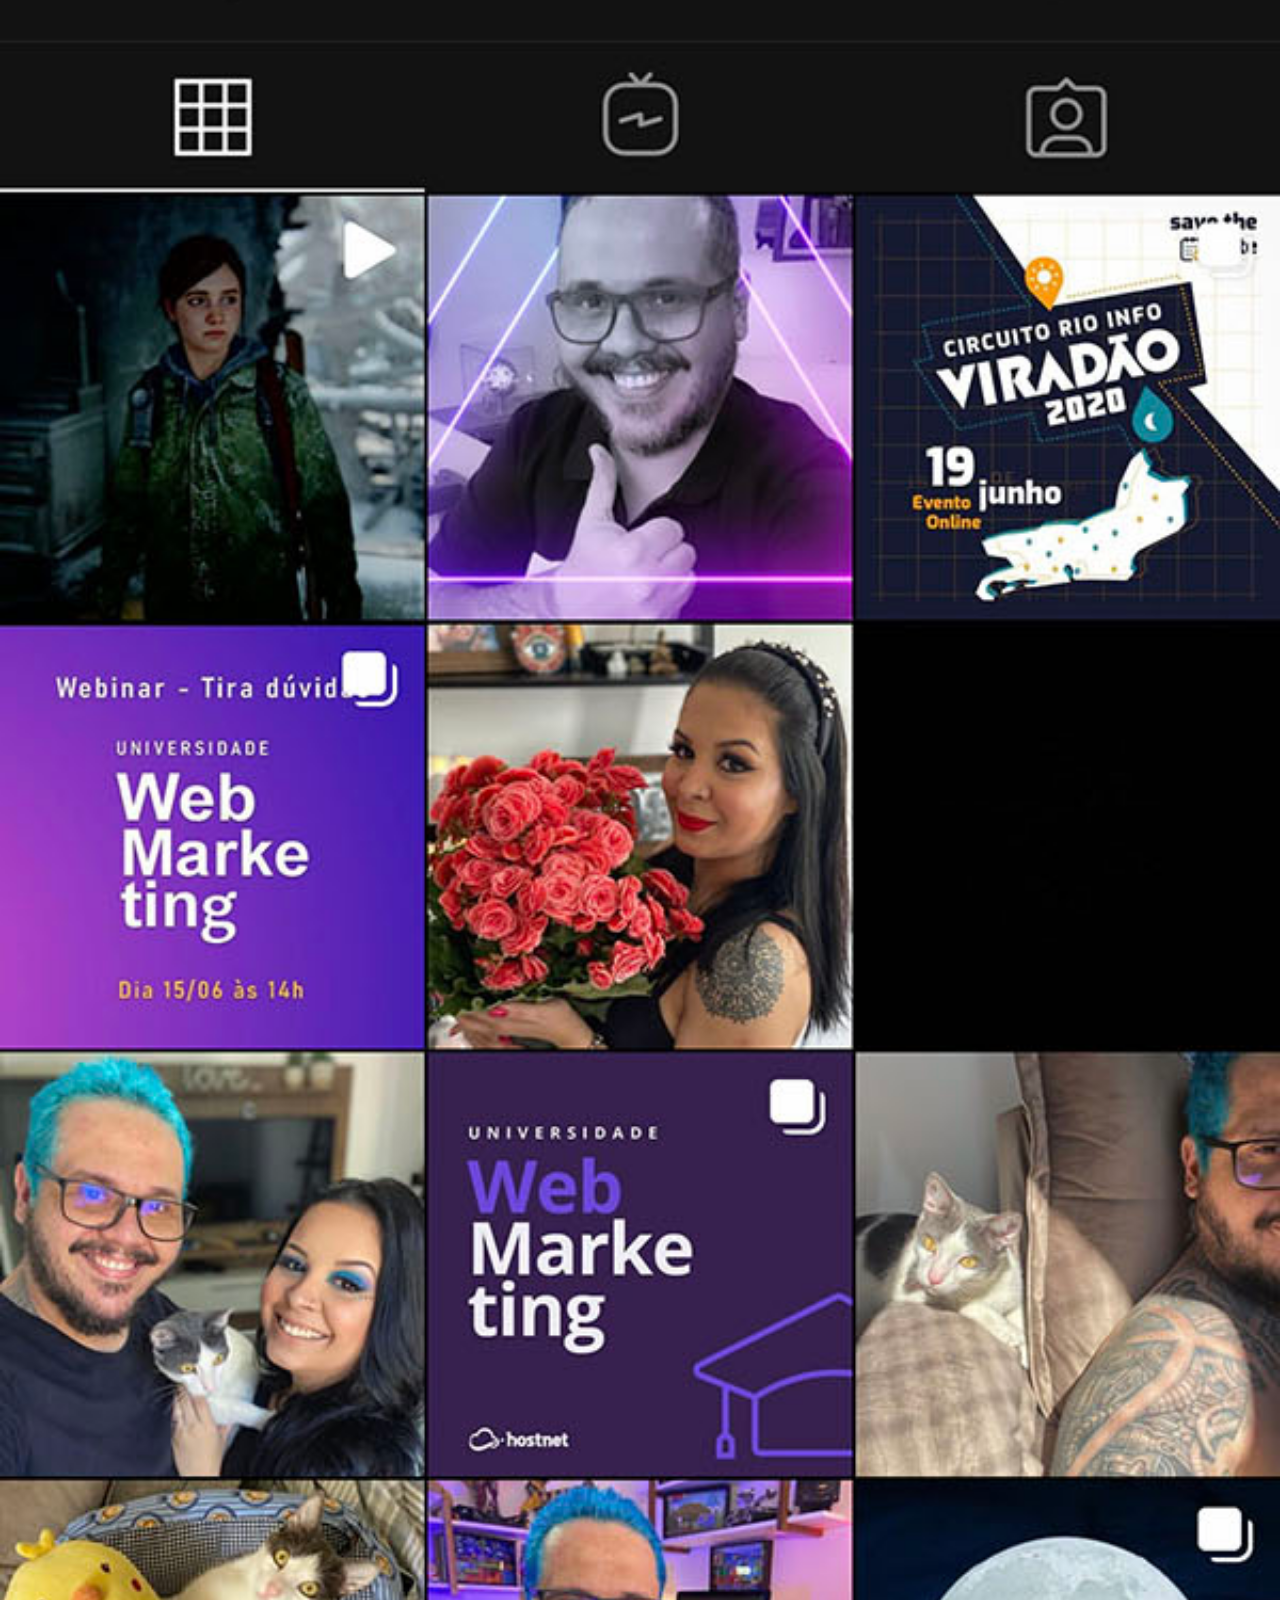
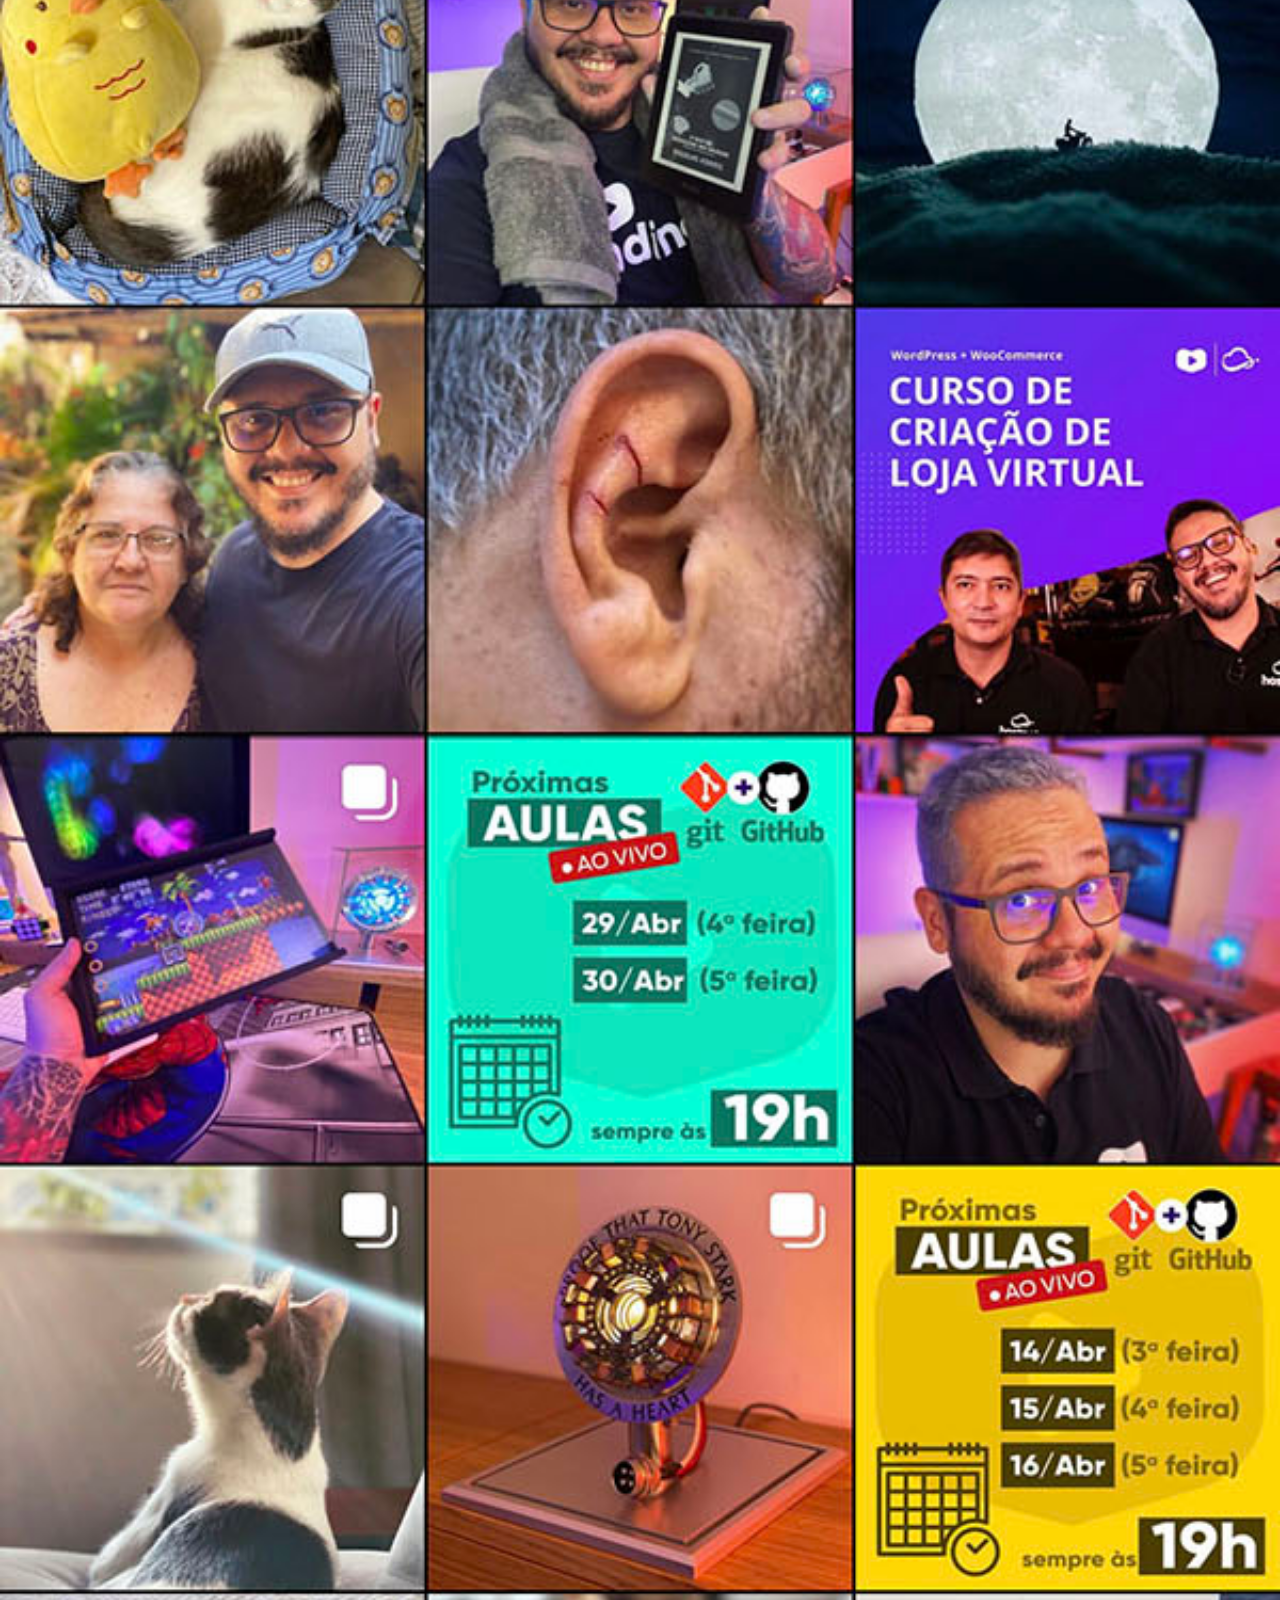
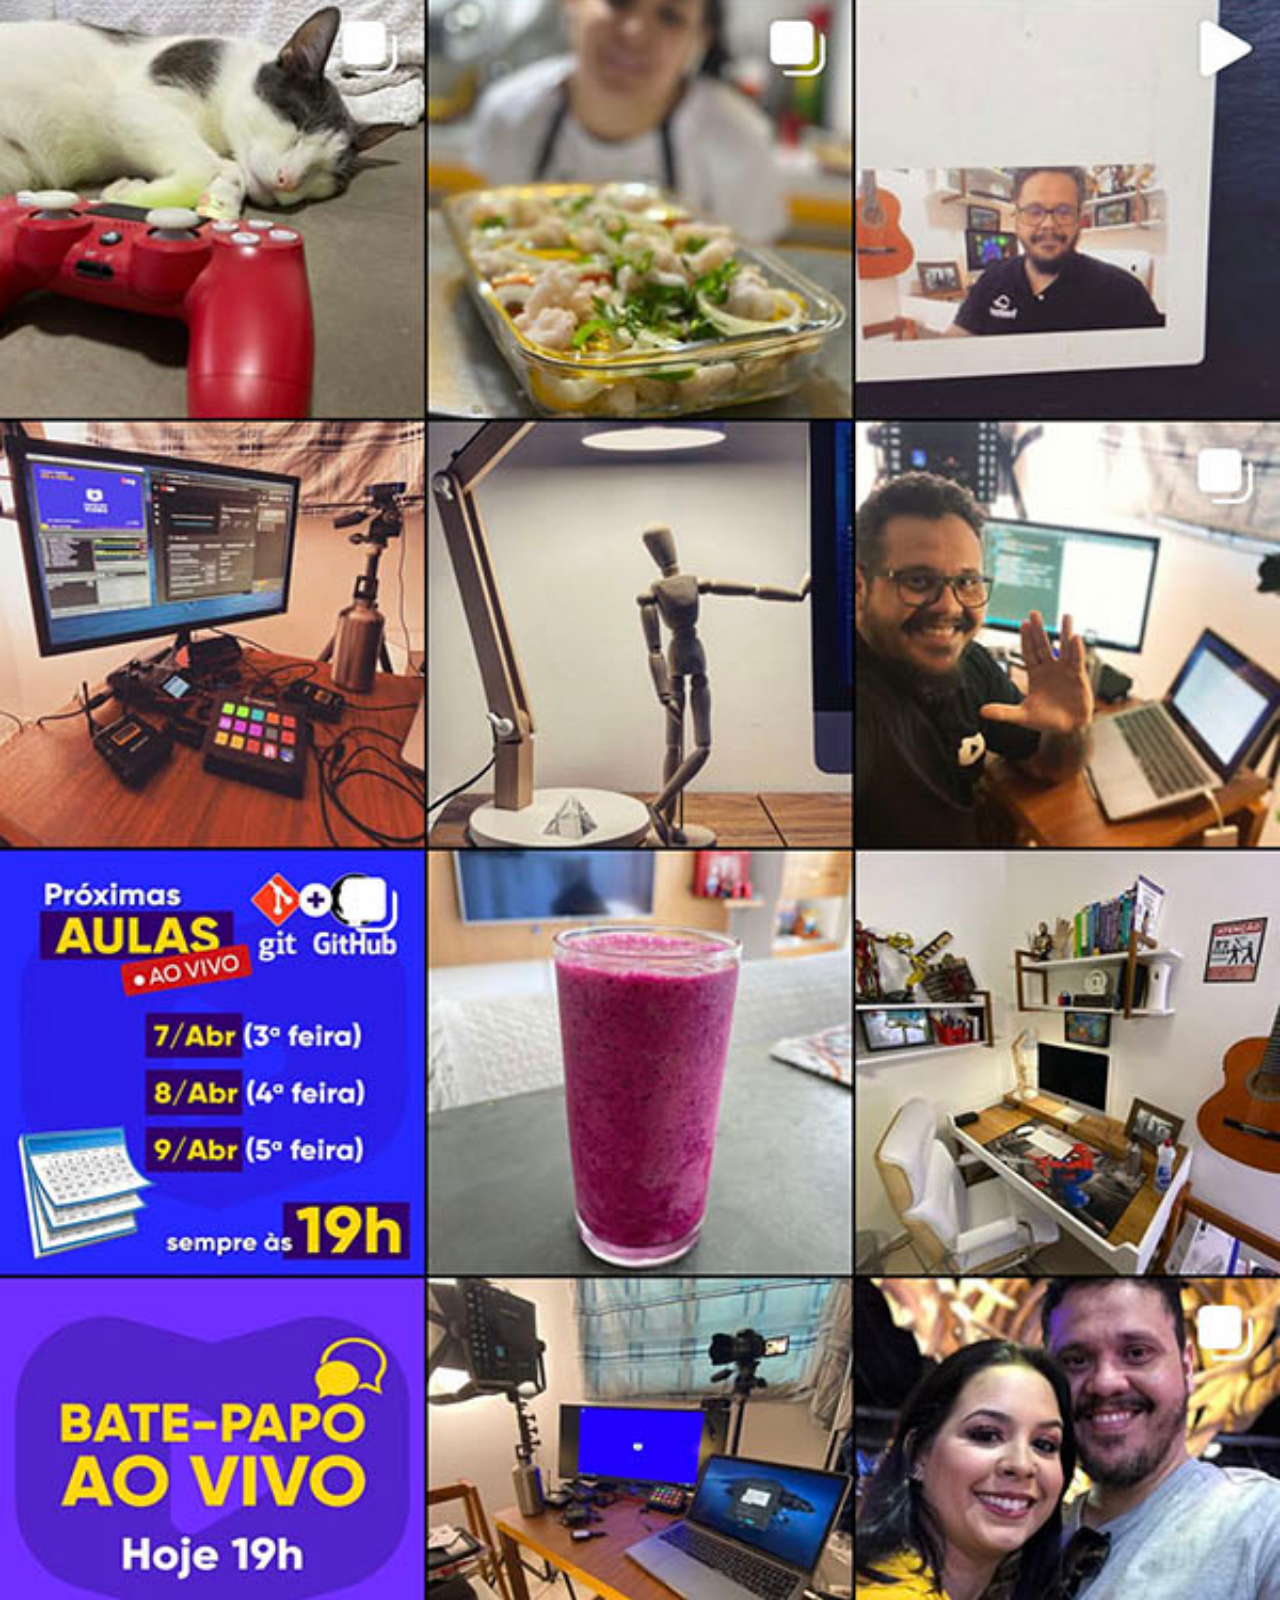
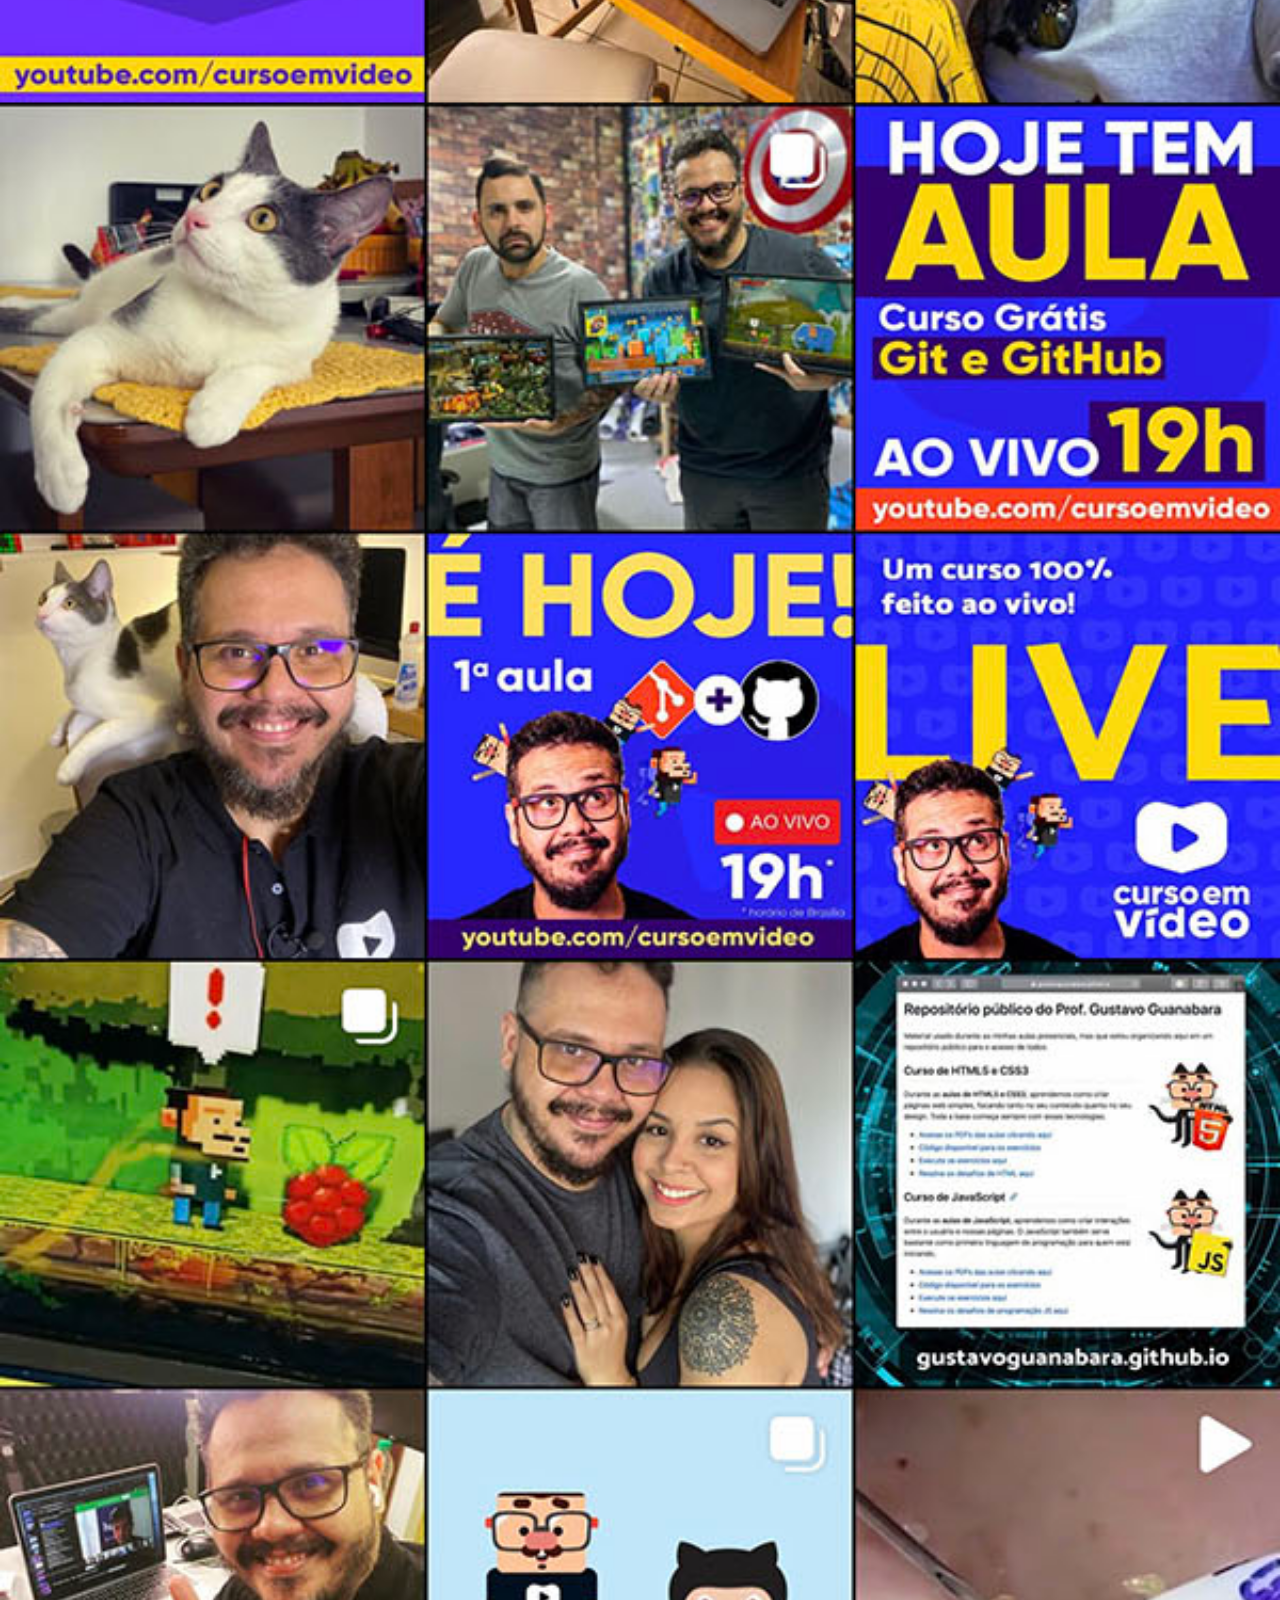
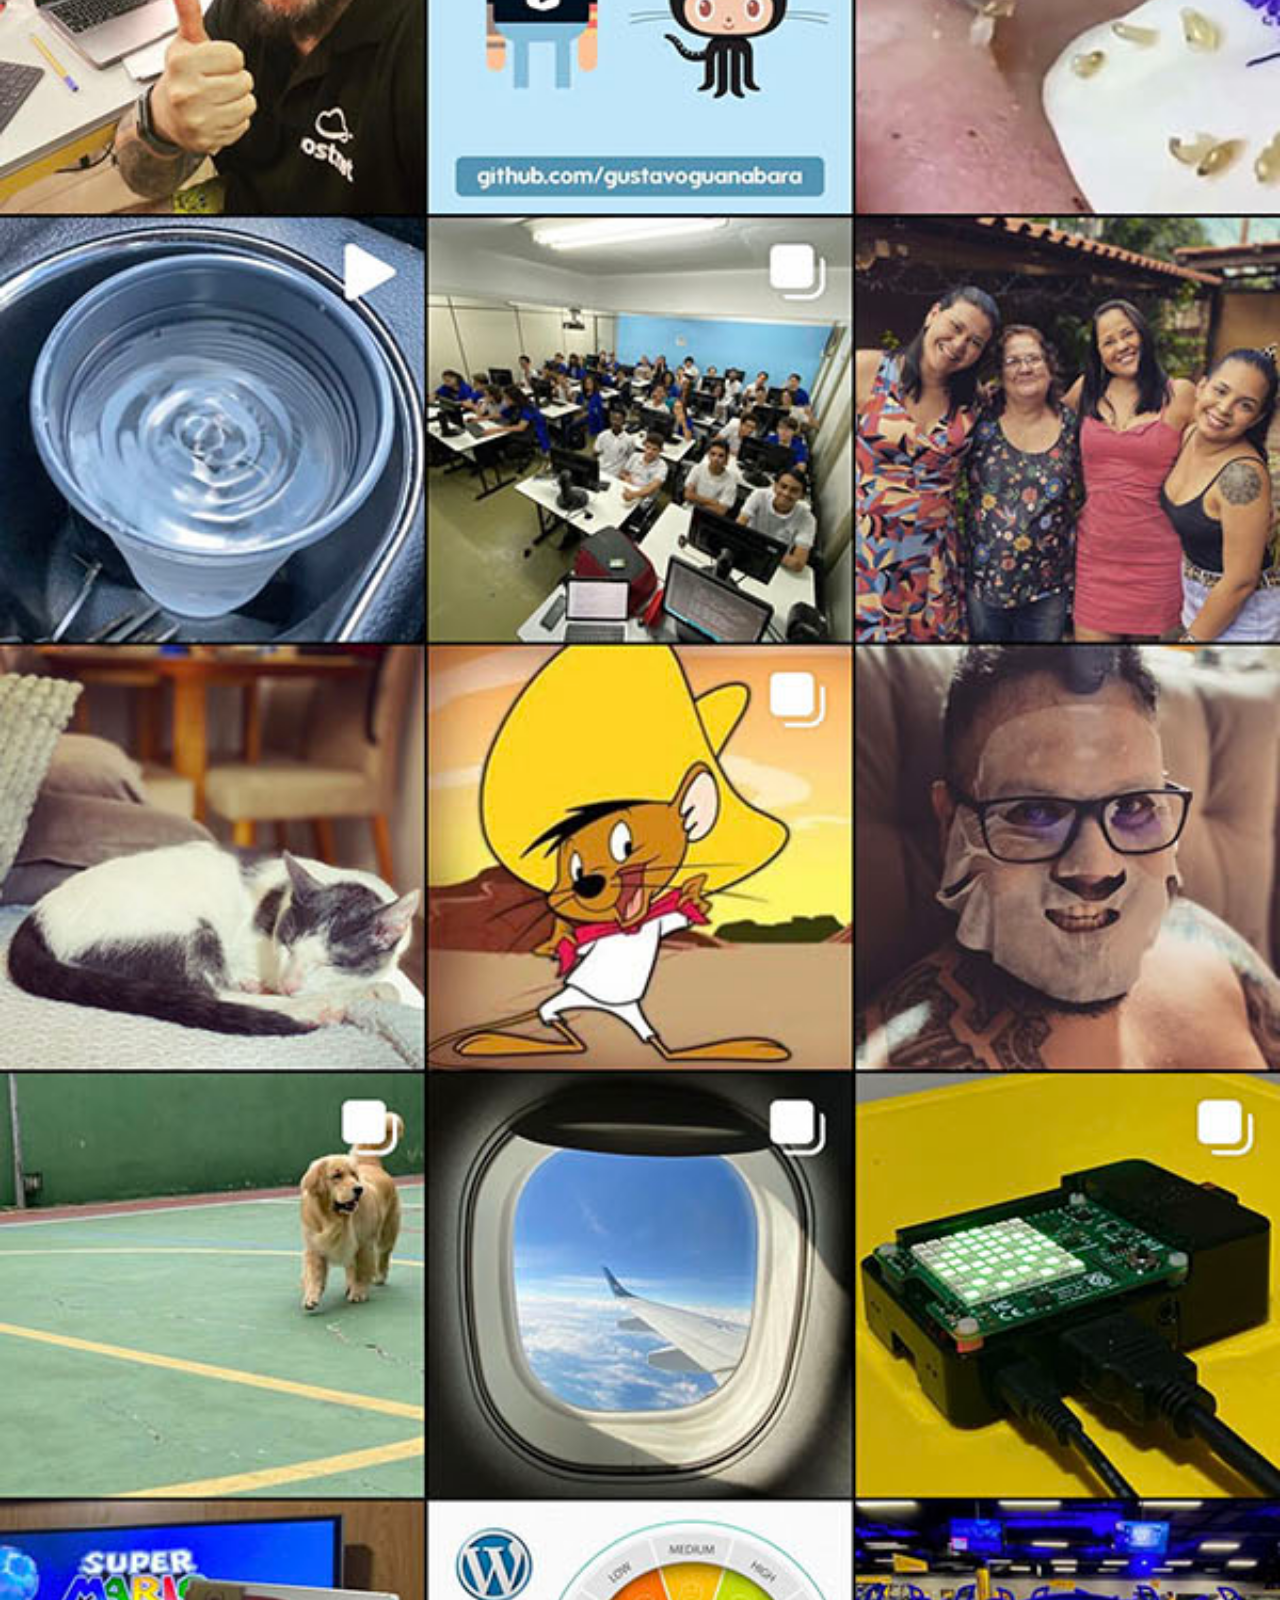
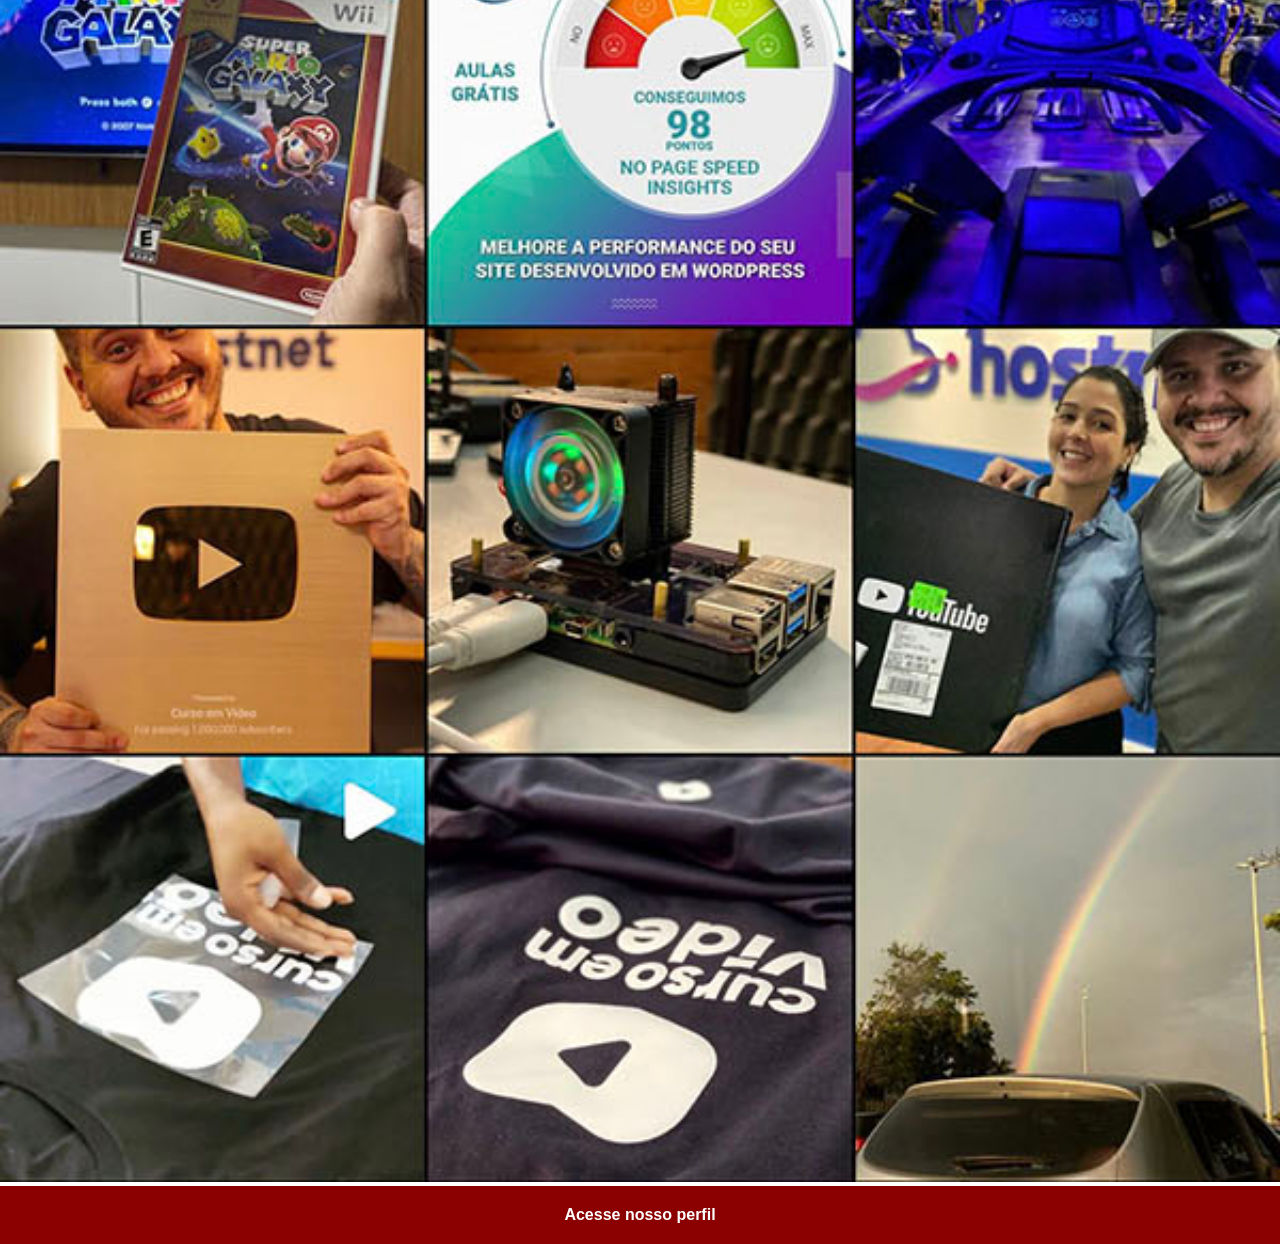
<file: instagram.html>
<!DOCTYPE html>
<html lang="en">
<head>
    <meta charset="UTF-8">
    <meta name="viewport" content="width=device-width, initial-scale=1.0">
    <title>Instagram</title>
    <link rel="stylesheet" href="social.css">
</head>
<body>
    <img src="imagens/tela-instagram.jpg" alt="Instagram">
    <a href="https://www.instagram.com/gustavoguanabara/" target="_blank">Acesse nosso perfil</a>
</body>
</html>
</file>
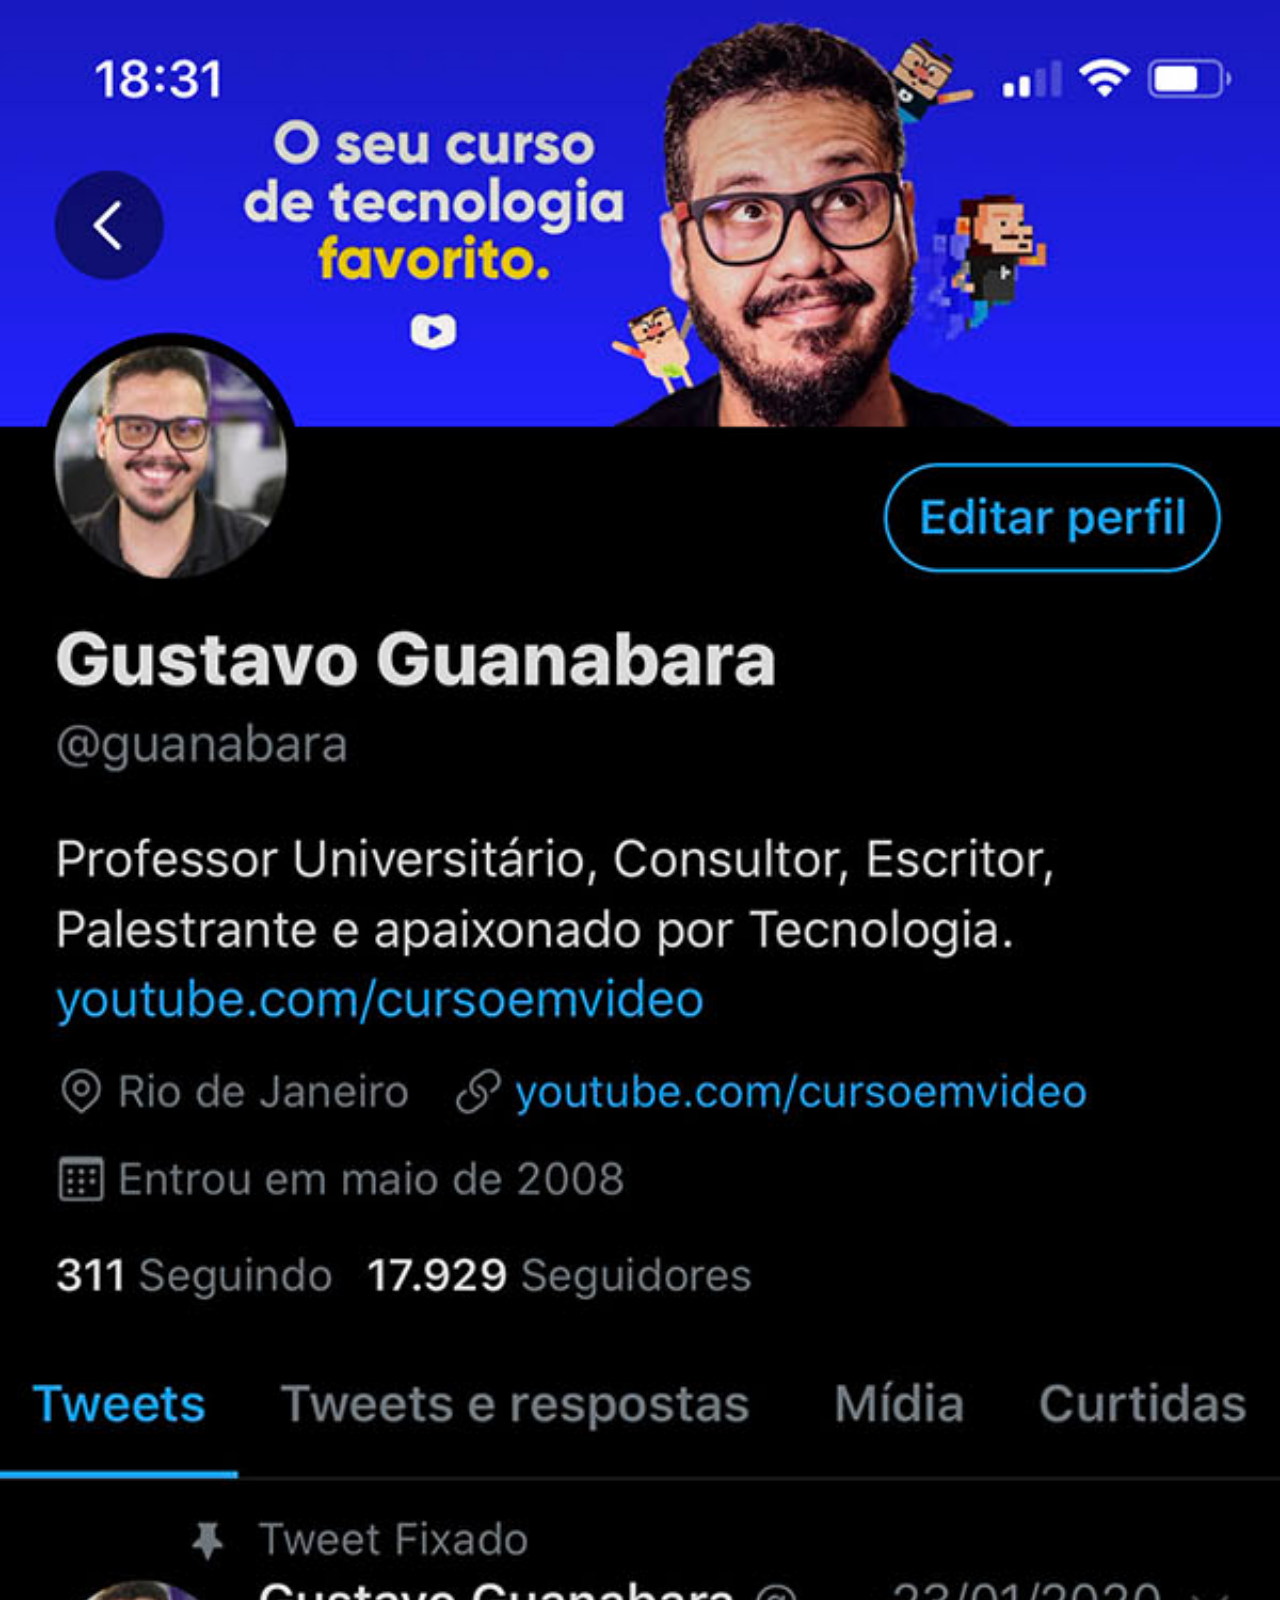
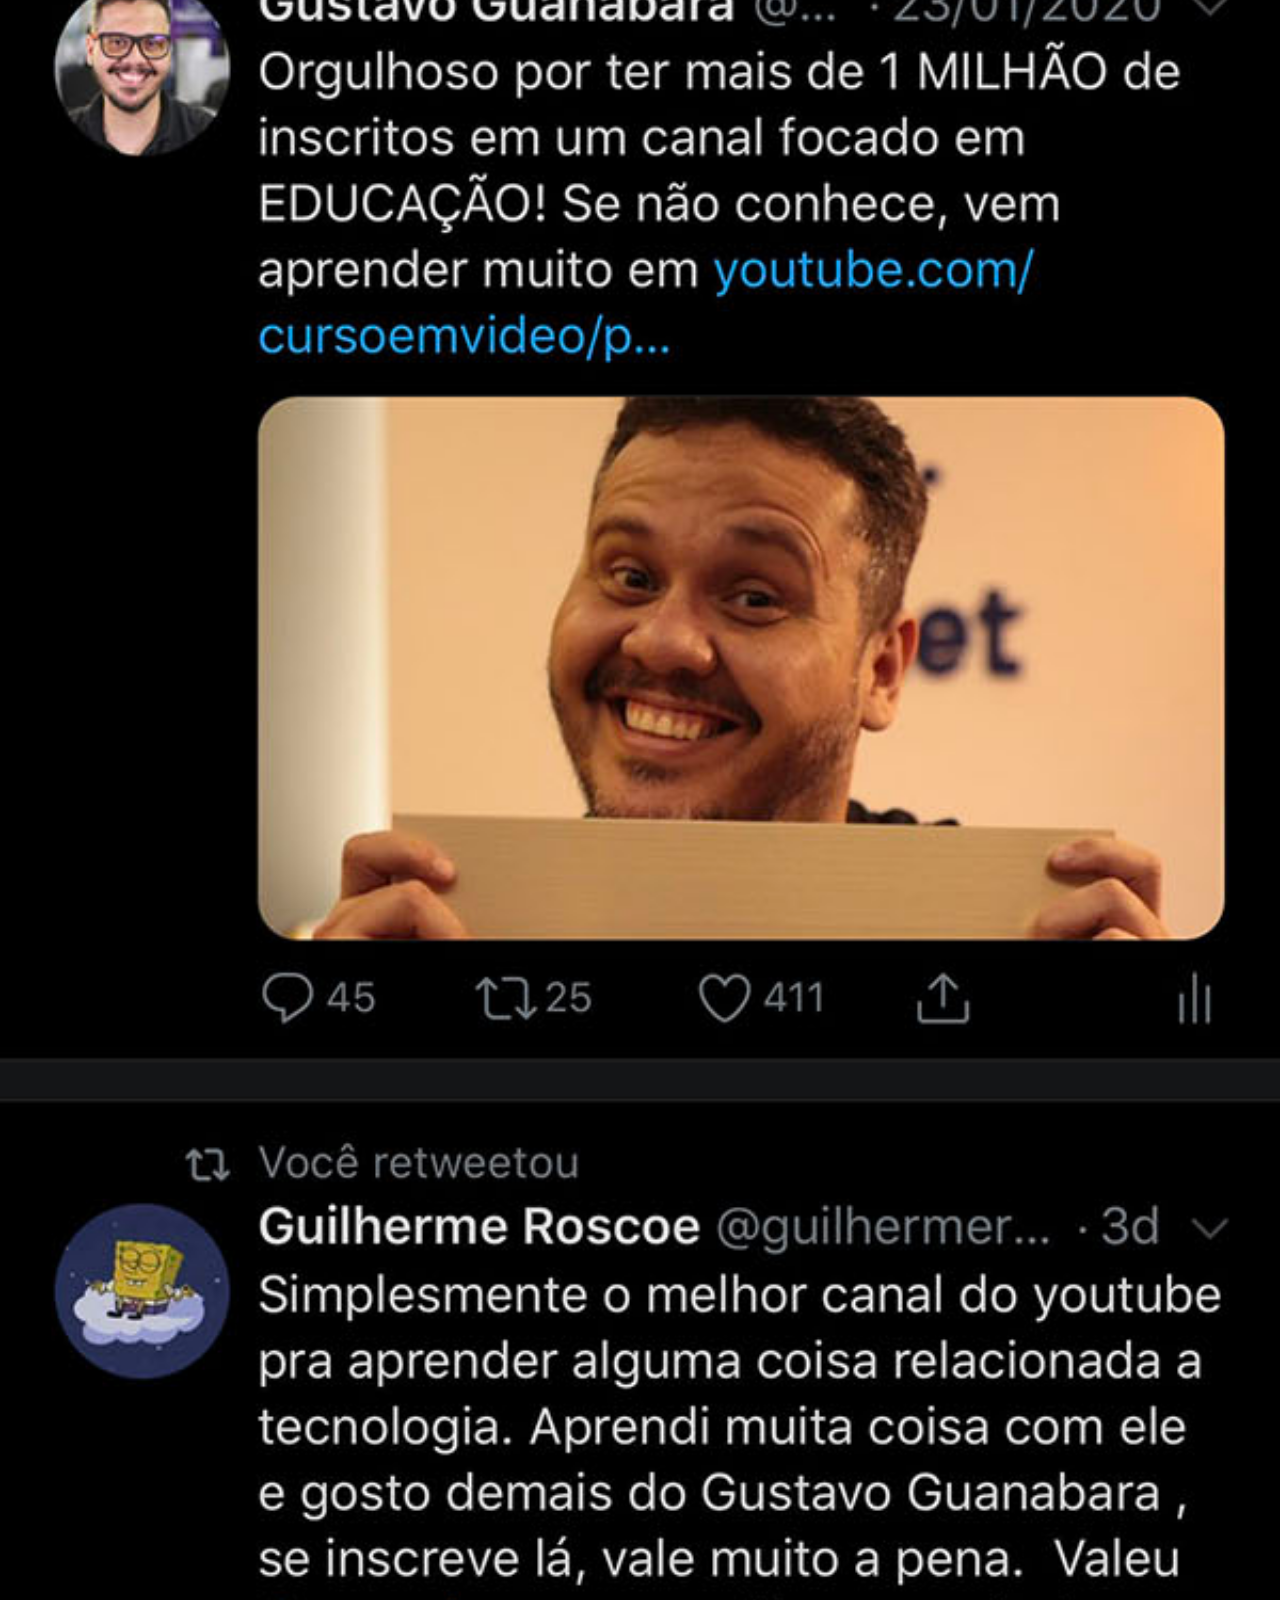
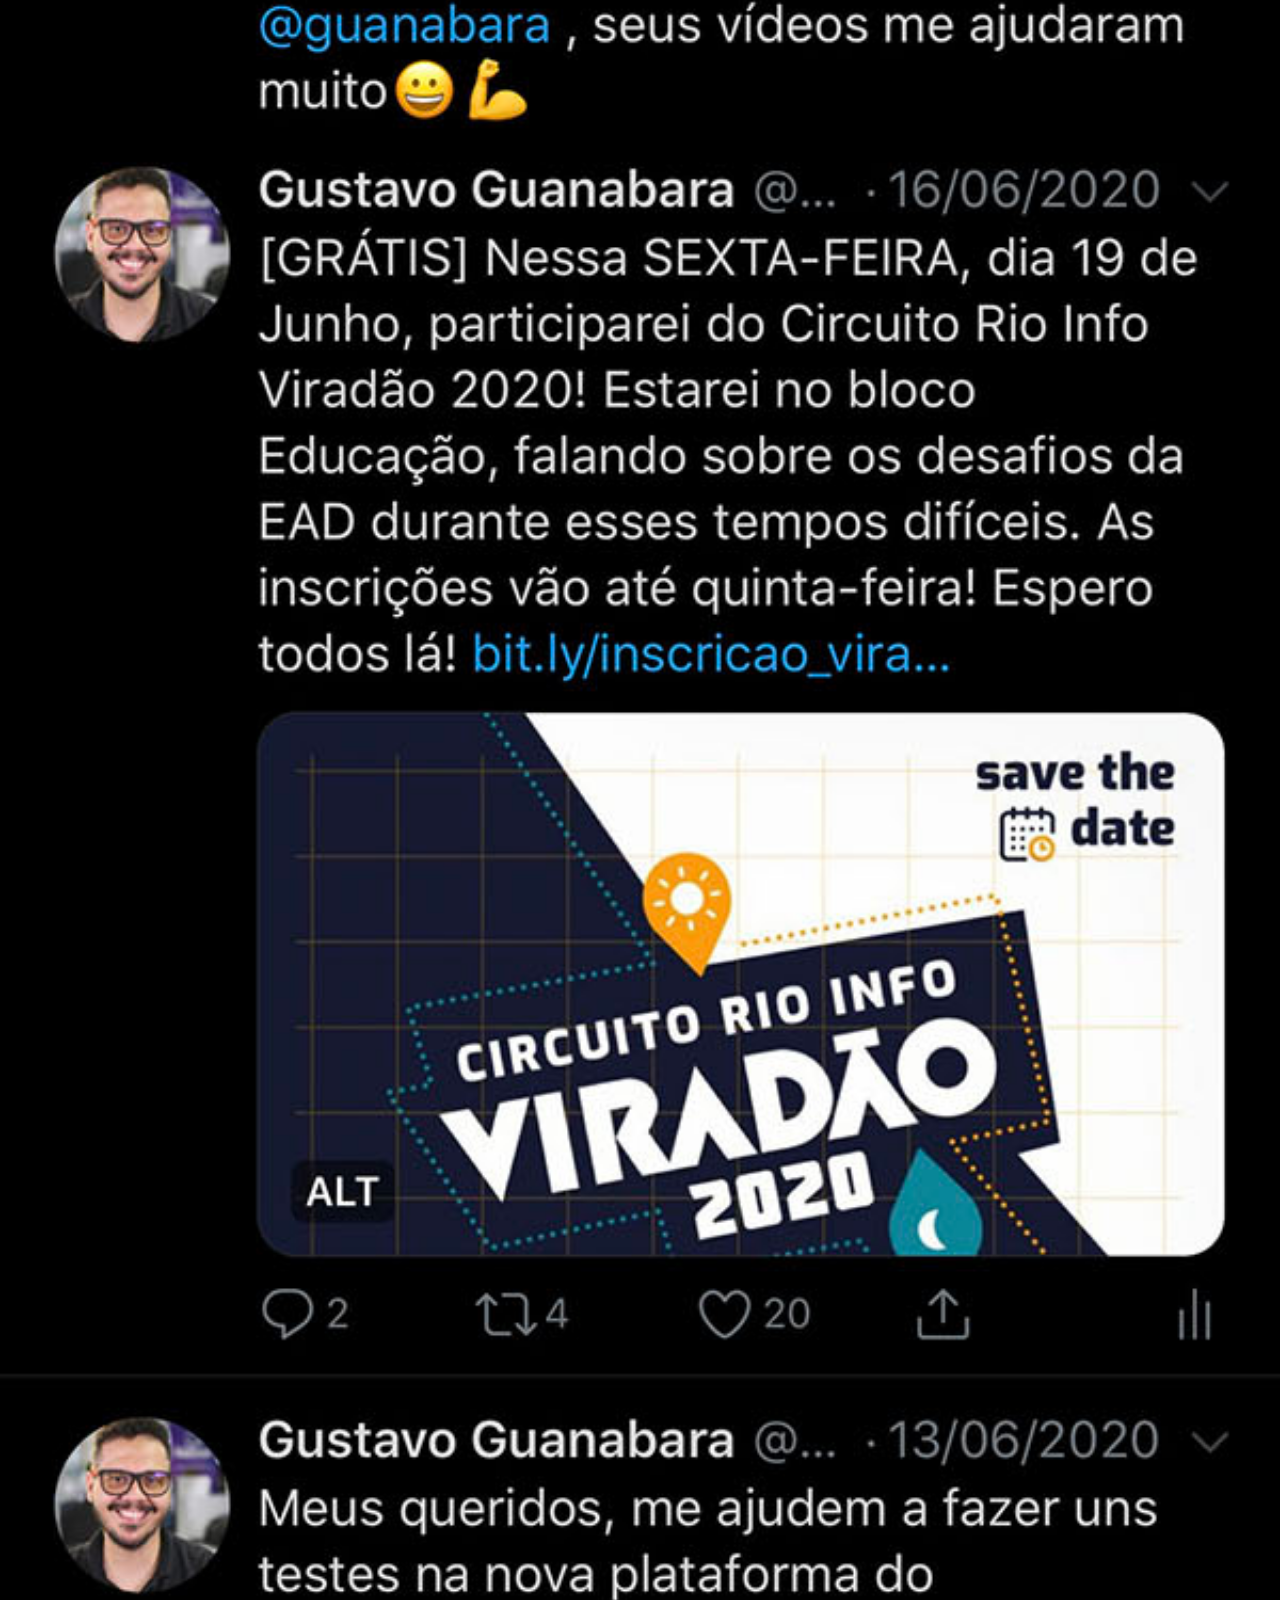
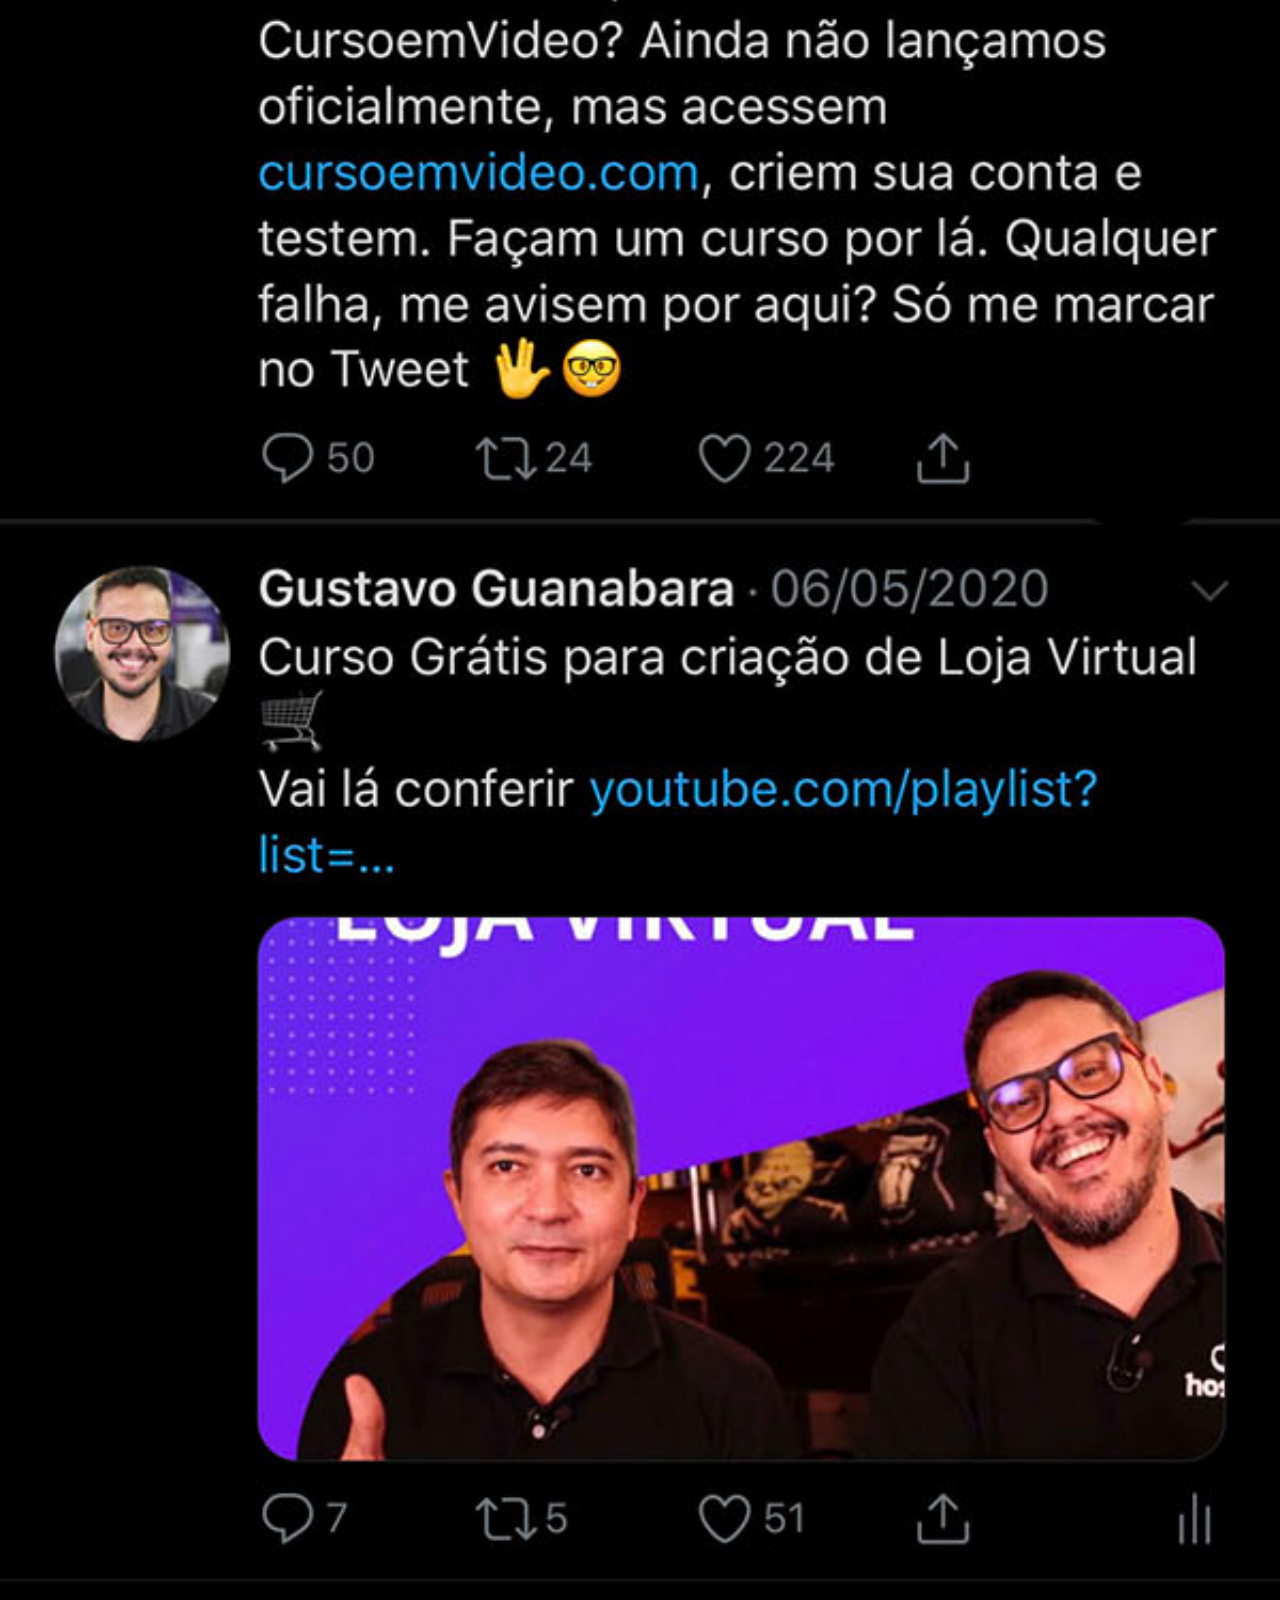
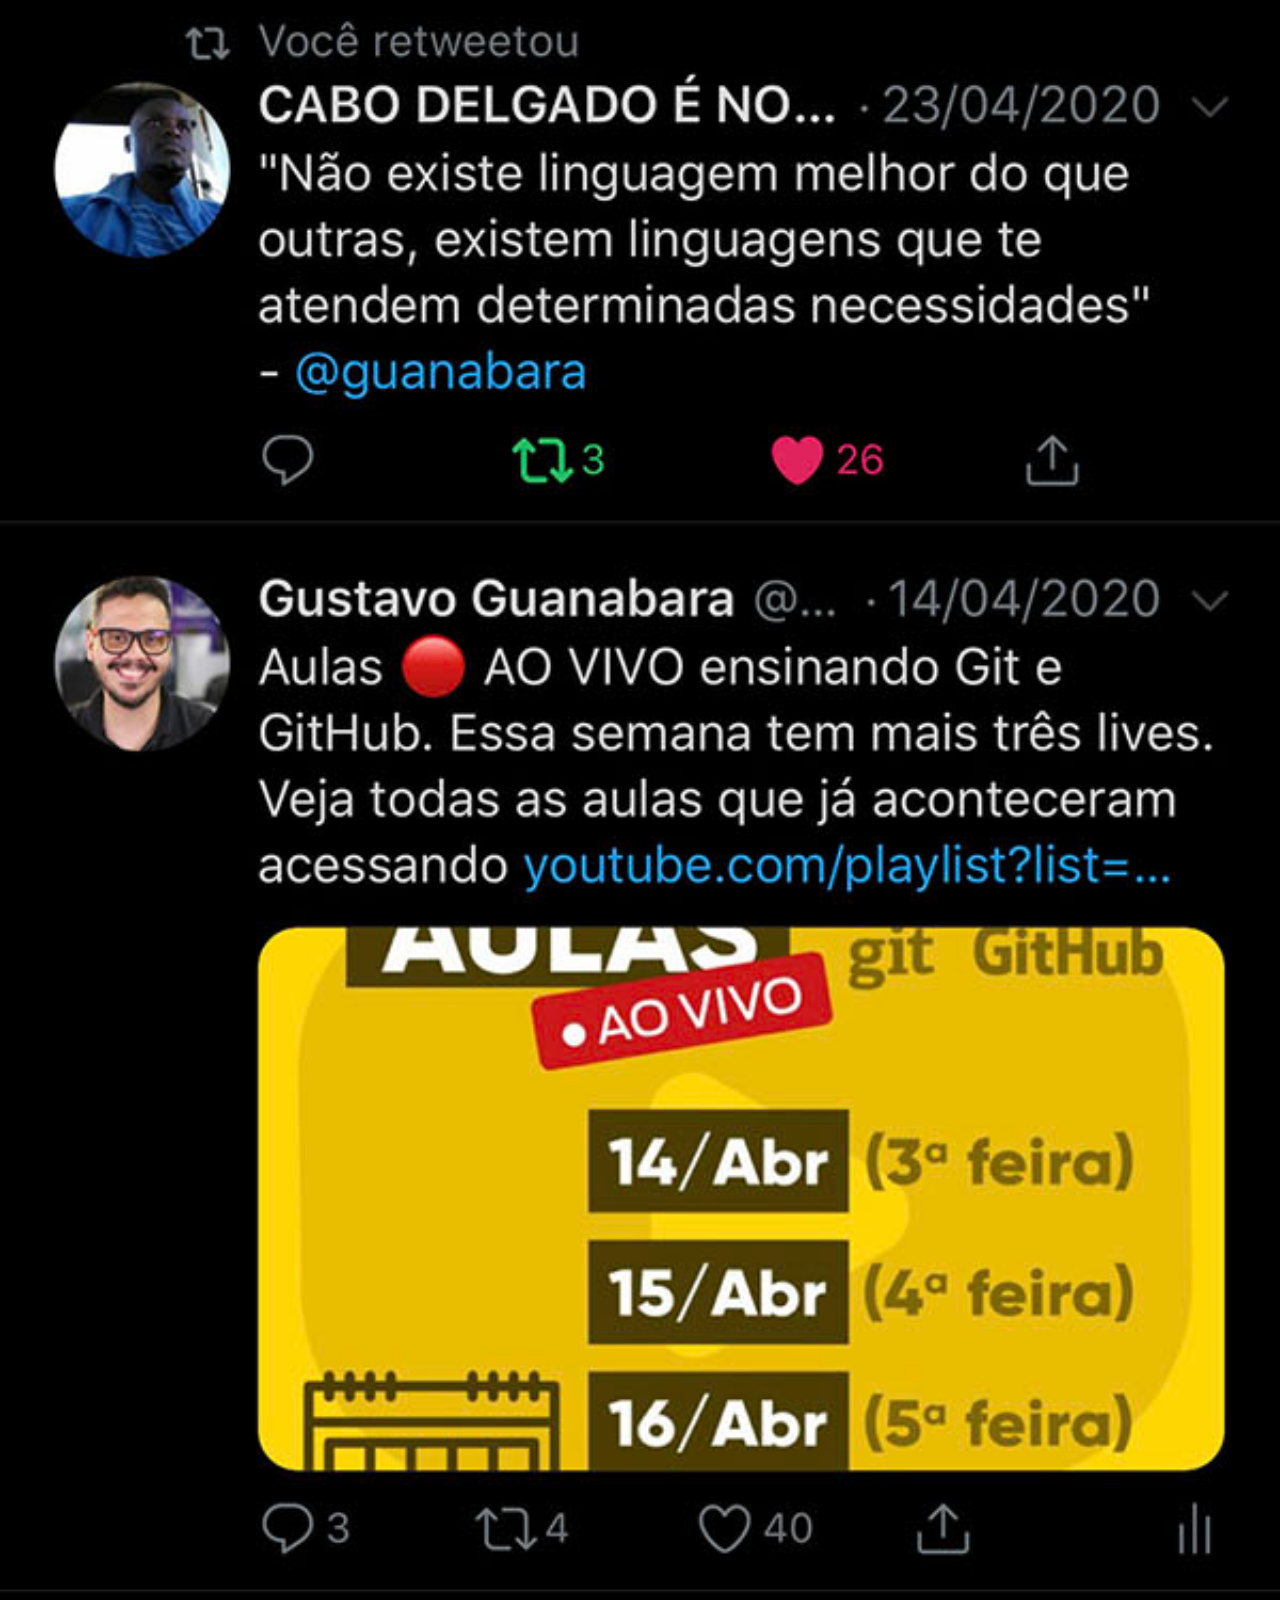
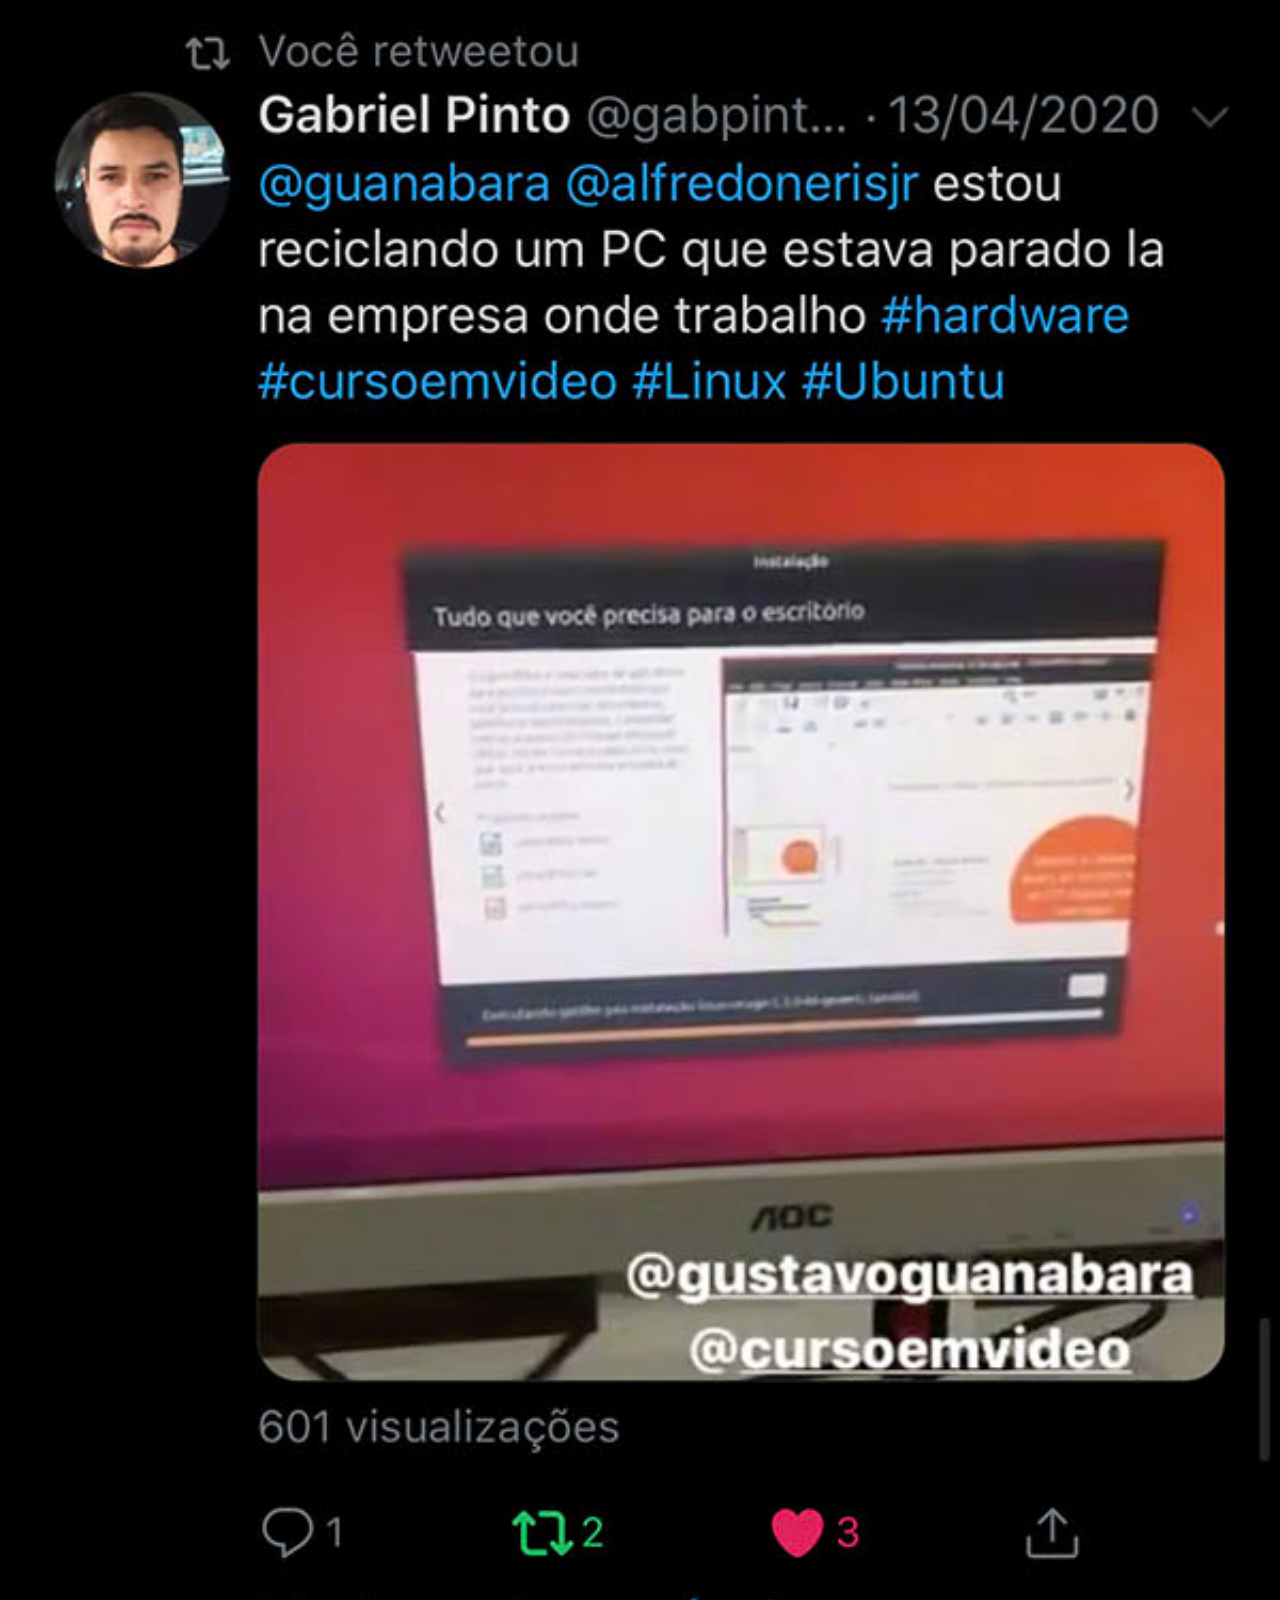
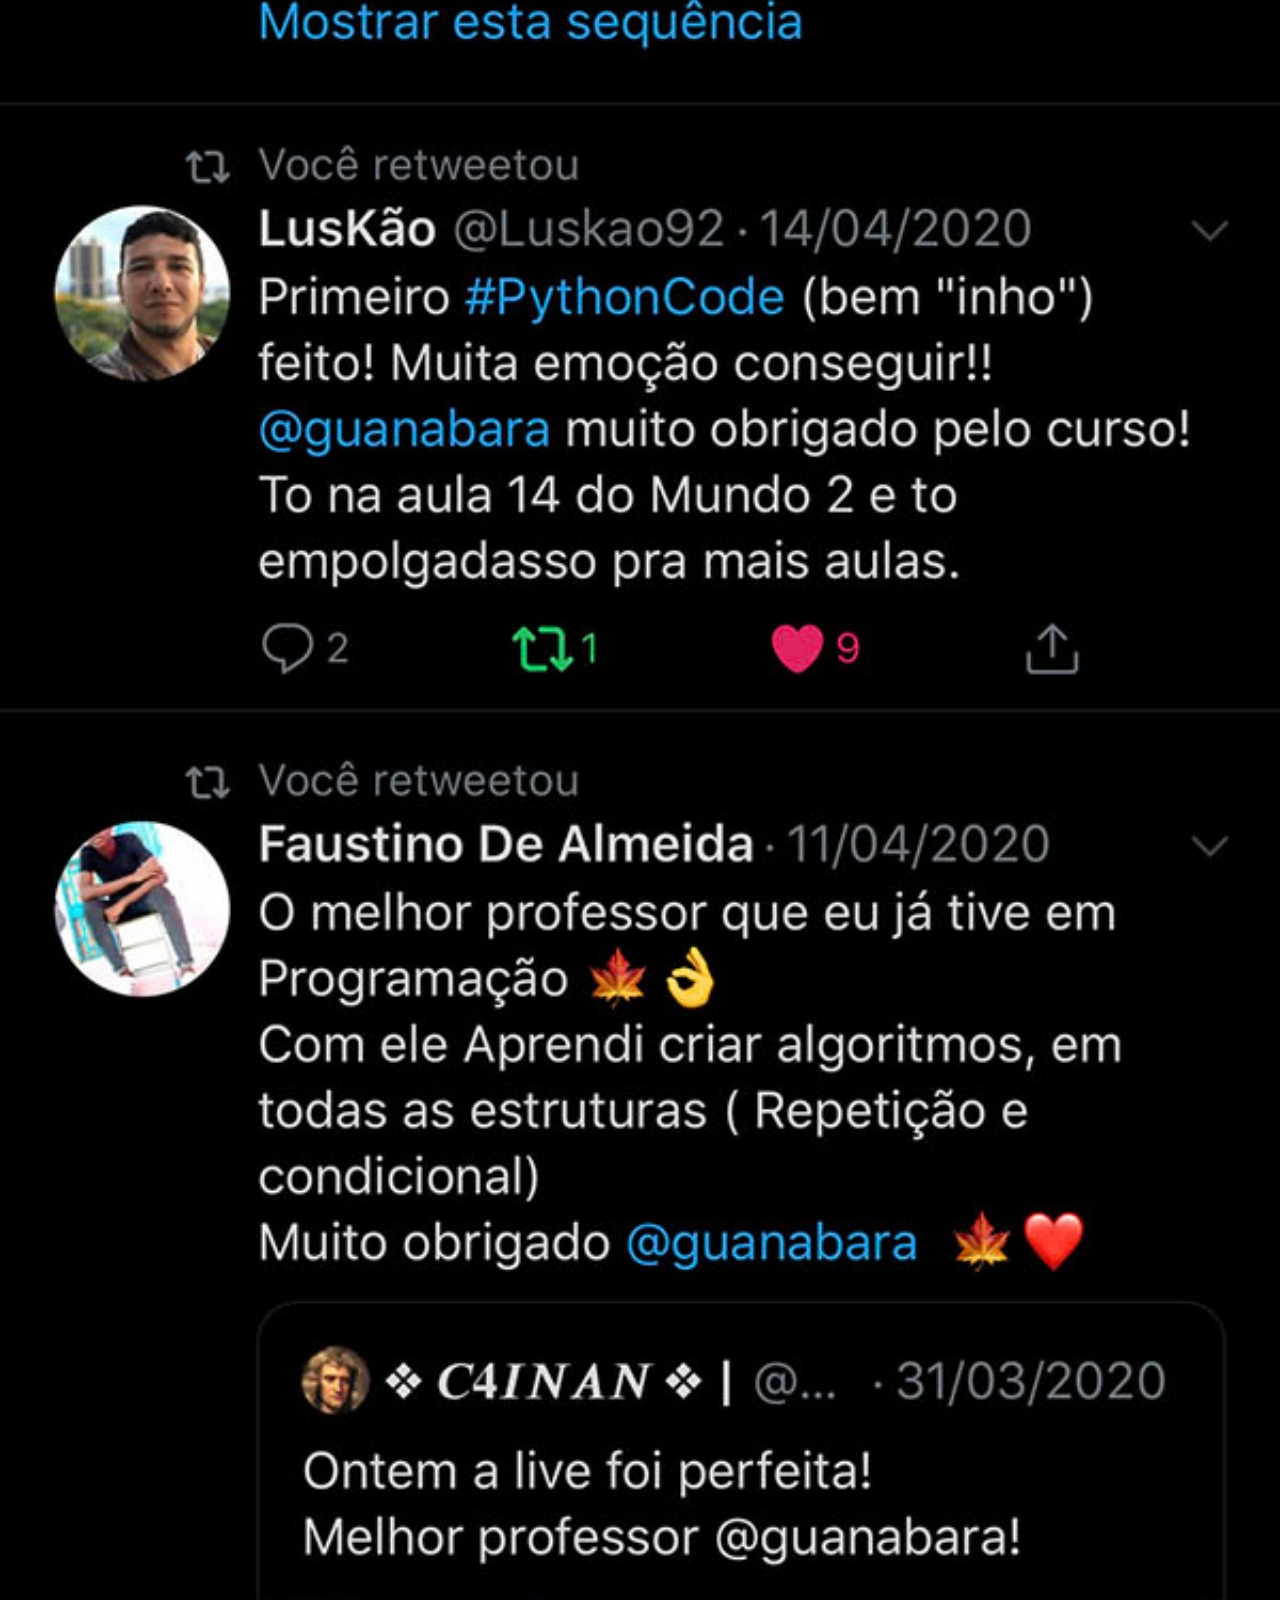
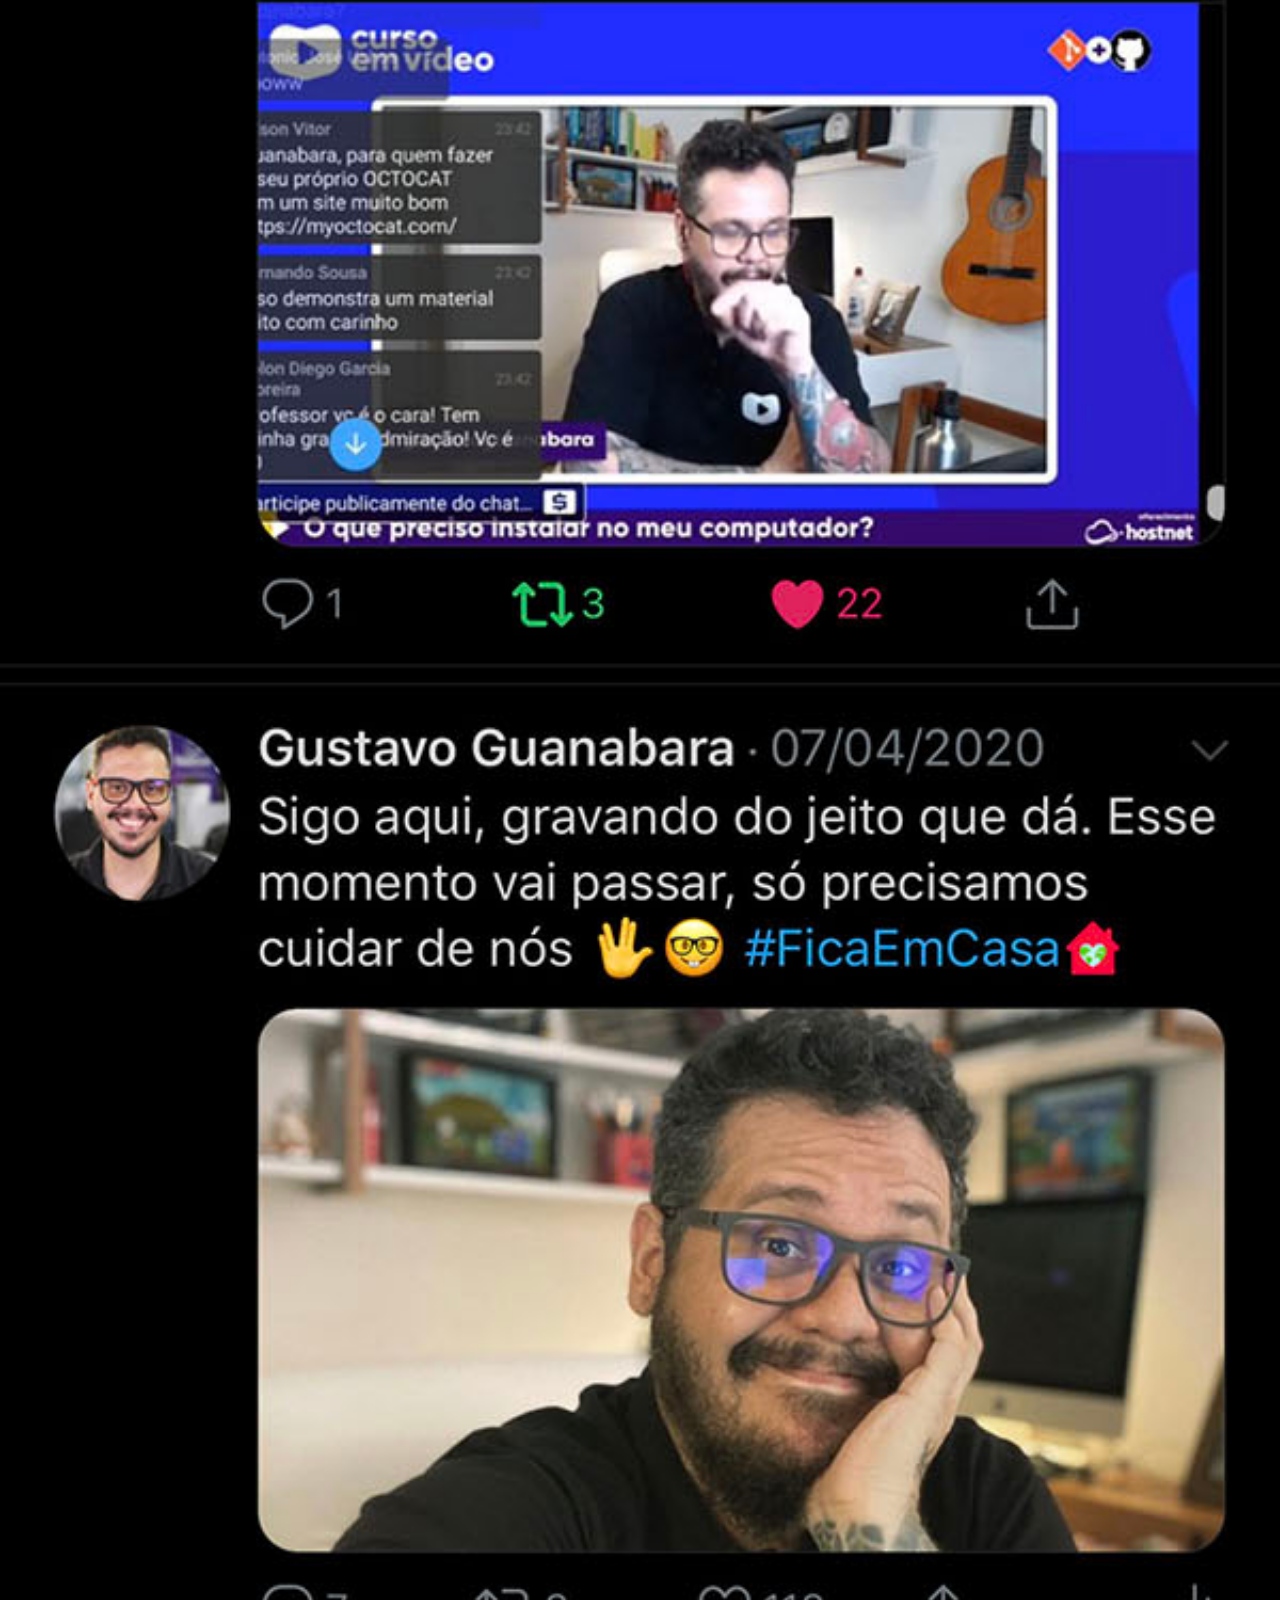
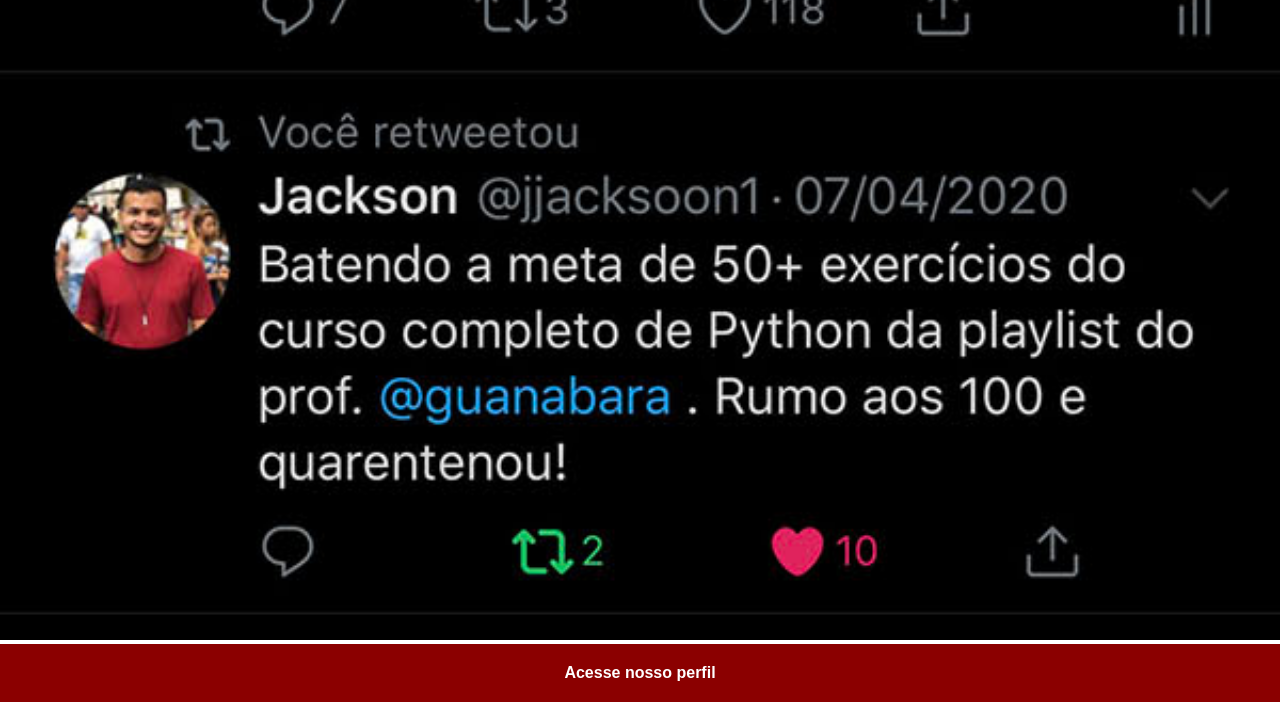
<file: twitter.html>
<!DOCTYPE html>
<html lang="en">
<head>
    <meta charset="UTF-8">
    <meta name="viewport" content="width=device-width, initial-scale=1.0">
    <title>Twitter</title>
    <link rel="stylesheet" href="social.css">
</head>
<body>
    <img src="imagens/tela-twitter.jpg" alt="Twitter">
    <a href="https://x.com/guanabara" target="_blank">Acesse nosso perfil</a>
</body>
</html>
</file>
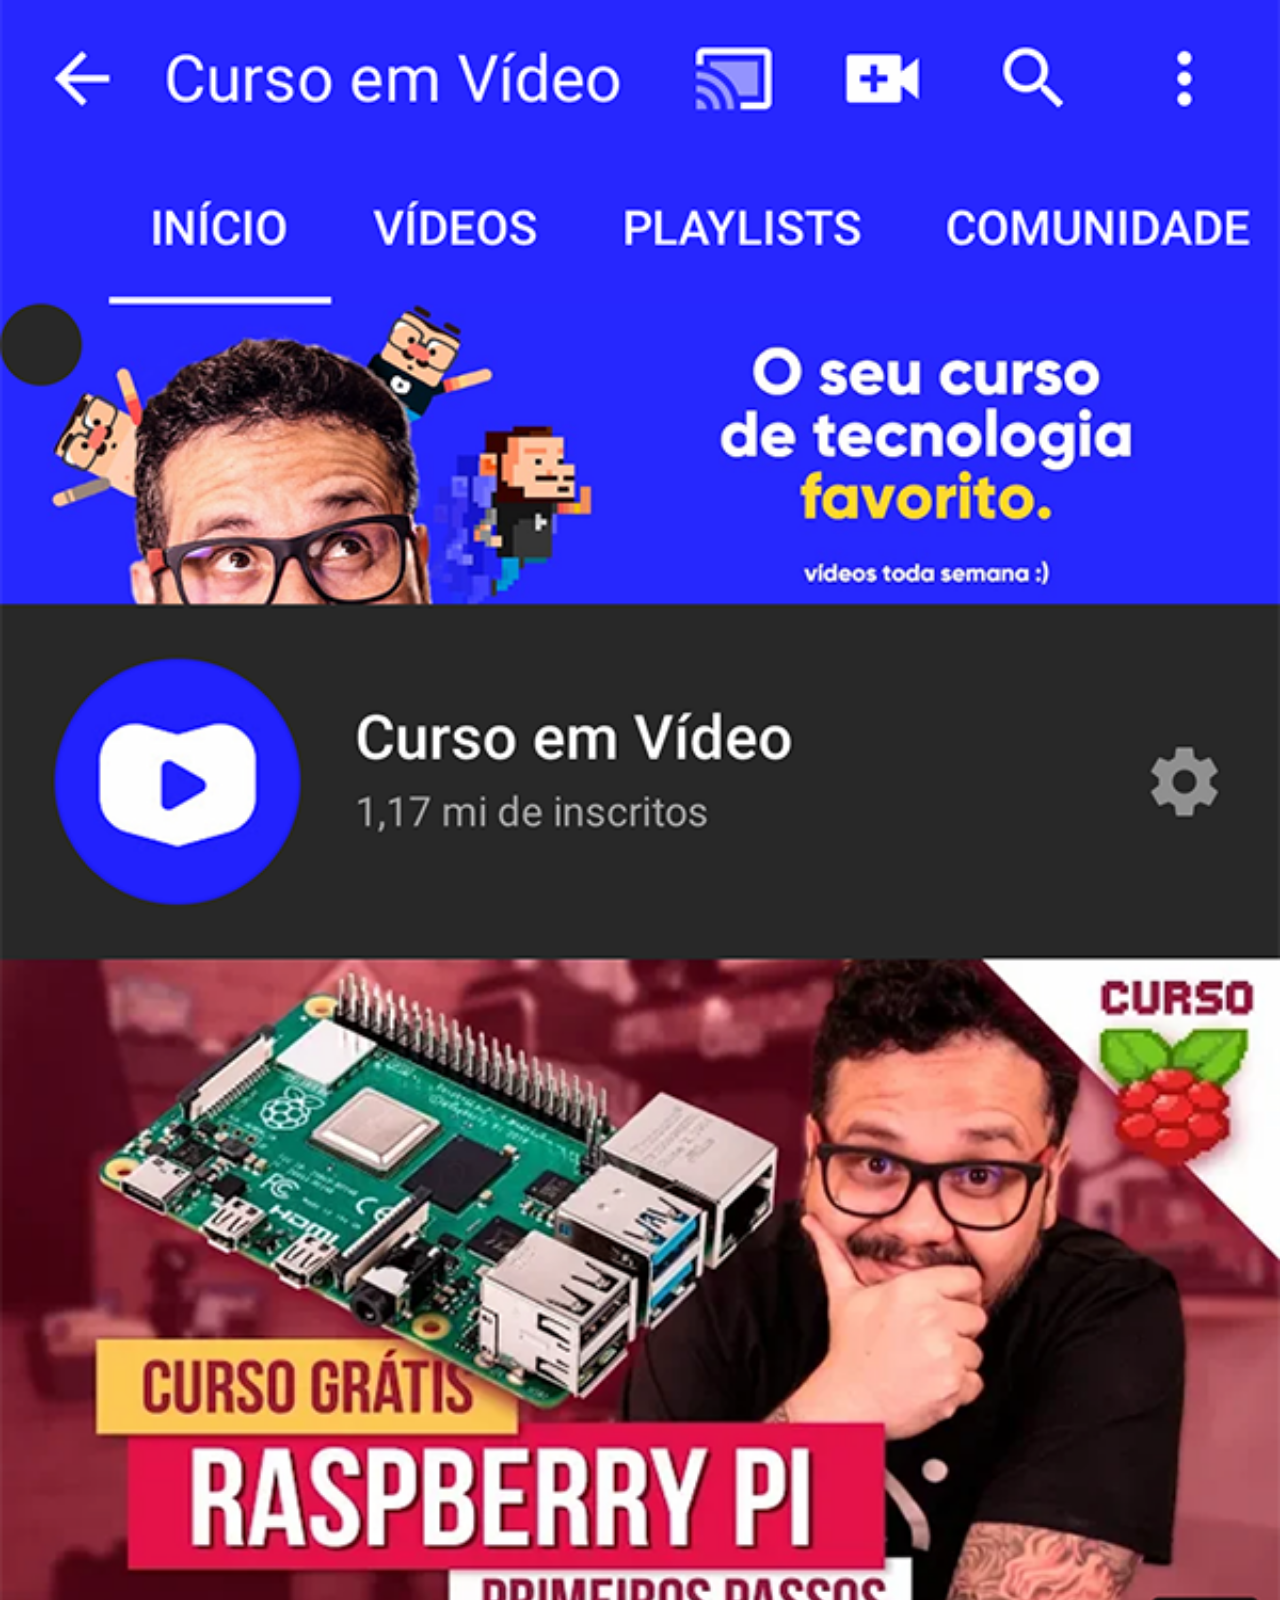
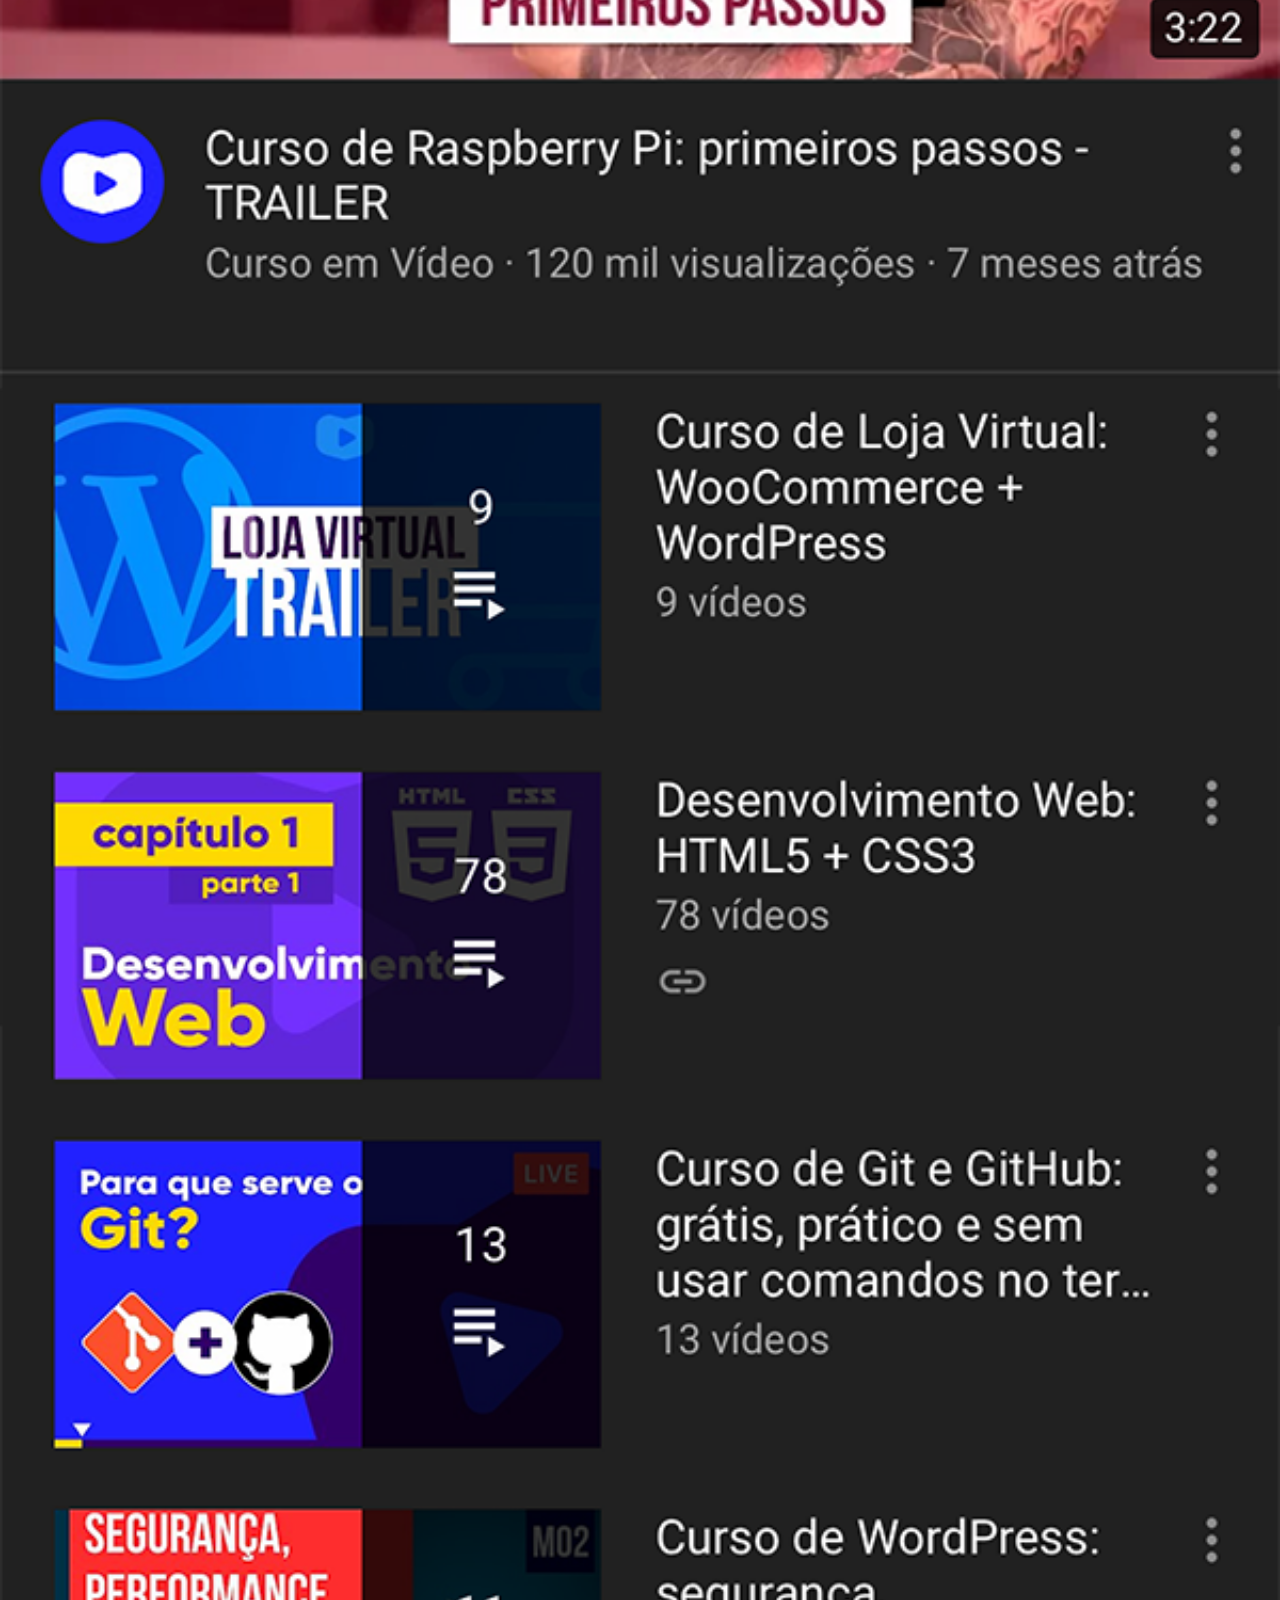
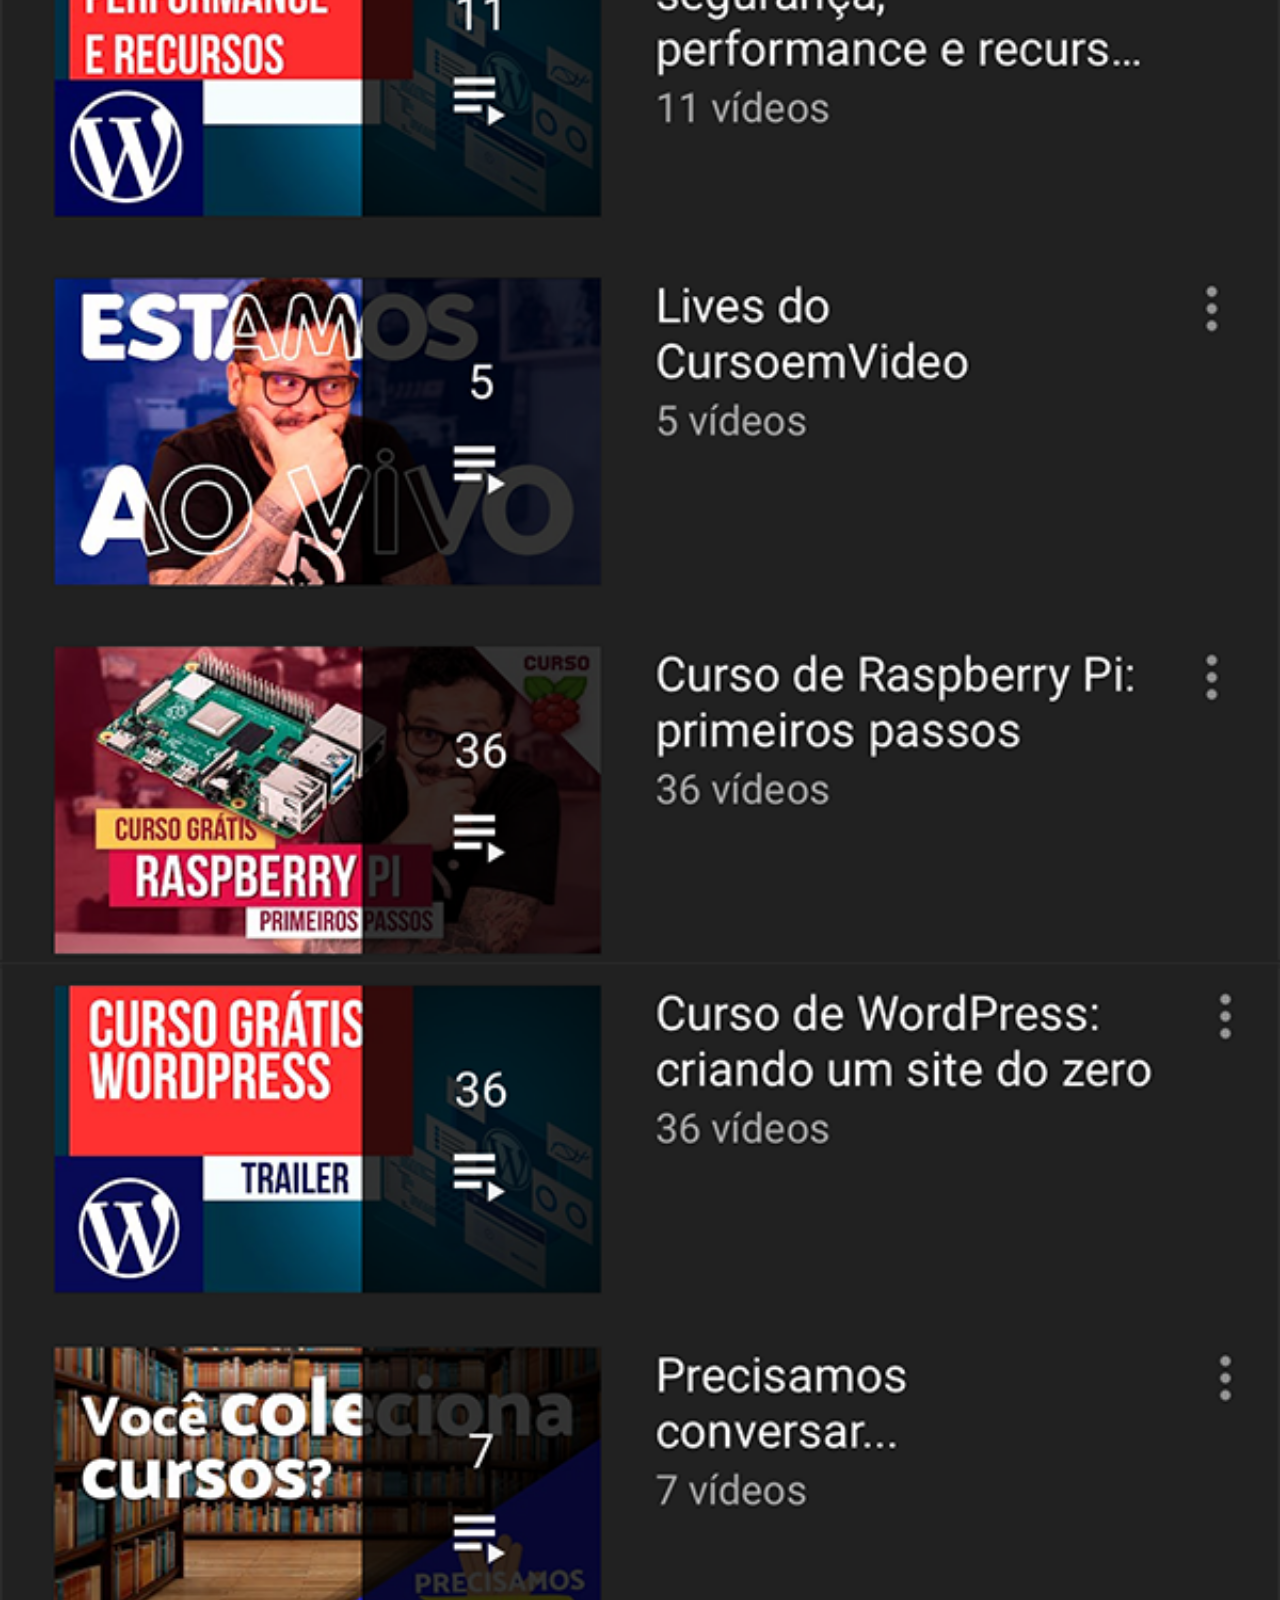
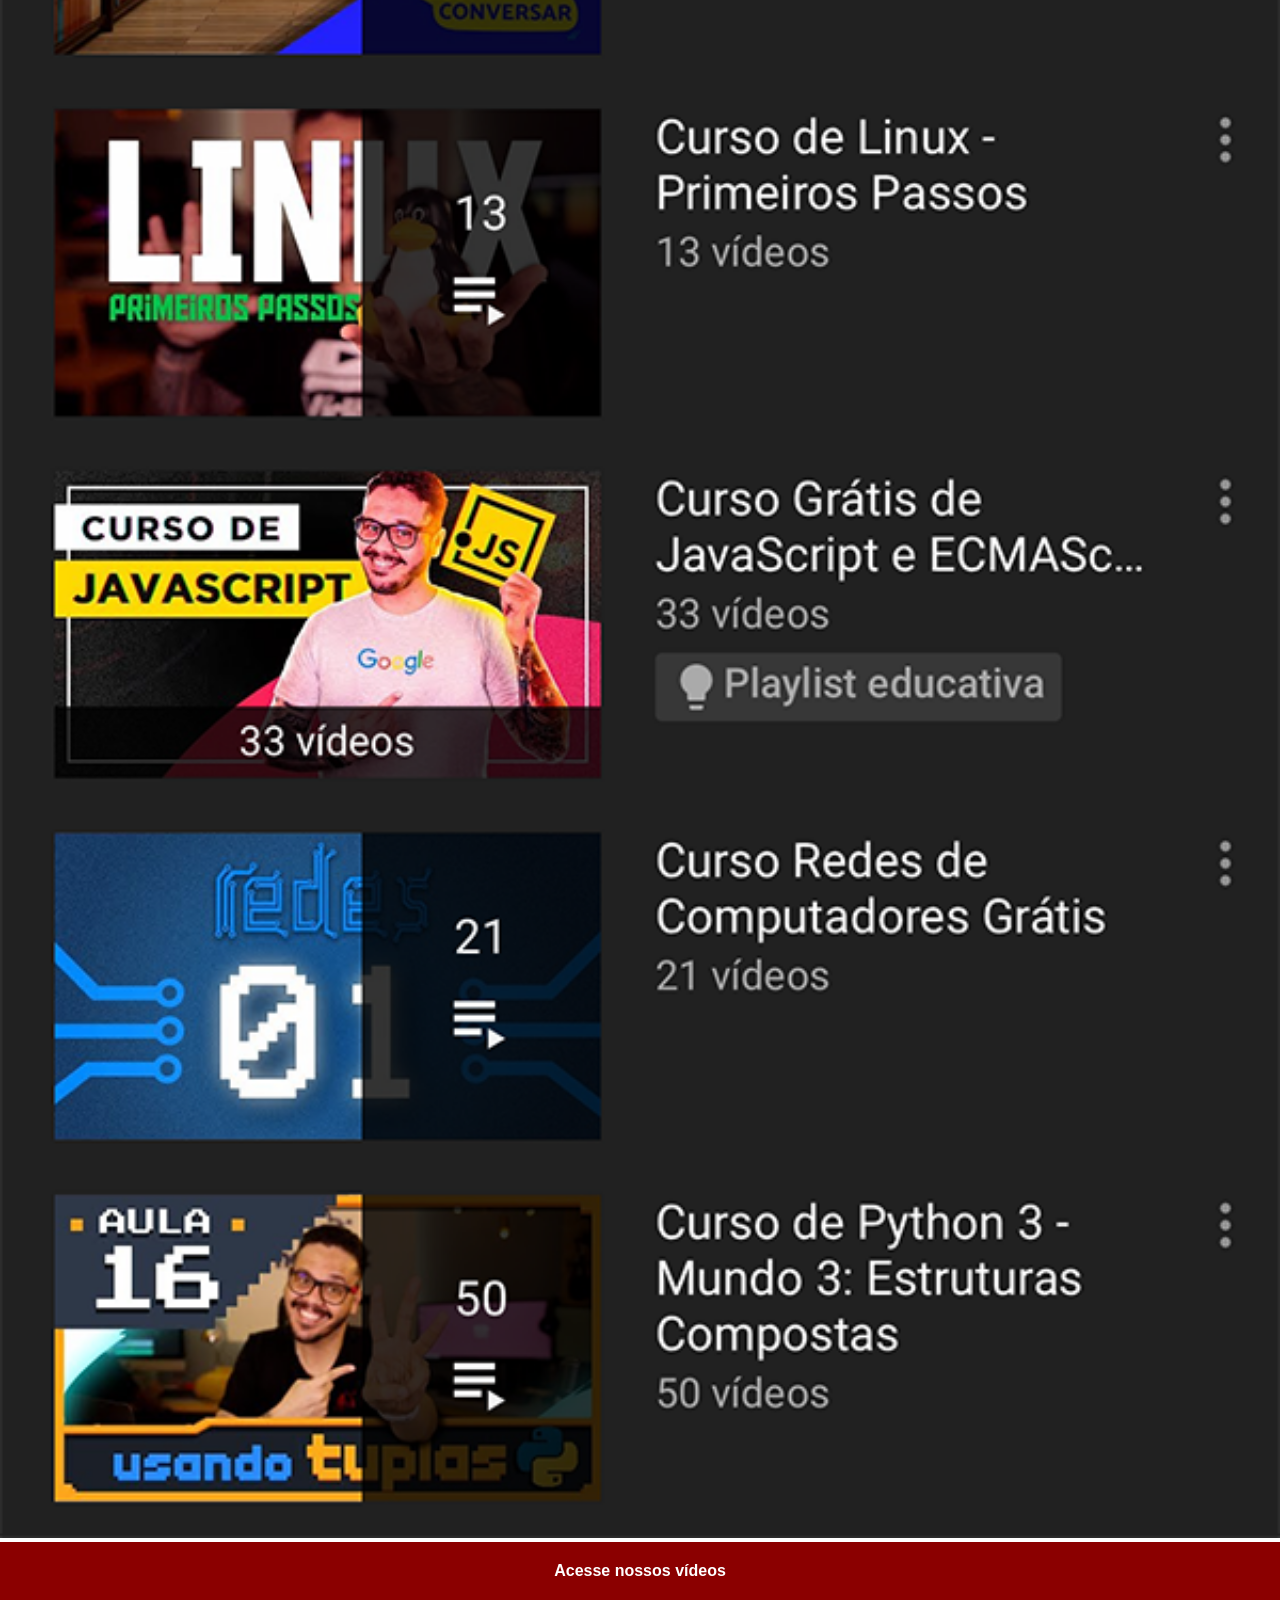
<file: youtube.html>
<!DOCTYPE html>
<html lang="en">
<head>
    <meta charset="UTF-8">
    <meta name="viewport" content="width=device-width, initial-scale=1.0">
    <title>Youtube</title>
    <link rel="stylesheet" href="social.css">
</head>
<body>
    <img src="imagens/tela-youtube.png" alt="Youtube">
    <a href="https://www.youtube.com/@cursoemvideo/playlists" target="_blank">Acesse nossos vídeos</a>
</body>
</html>
</file>
<file: estilos/style.css>
@charset "UTF-8";

* {
    margin: 0px;
    padding: 0px;
    font-family: Arial, Helvetica, sans-serif;
}

html, body {
    height: 100vh;
    width: 100vw;
    background-color: black;
}

body{
    background: url('../imagens/fundo-madeira.jpg') no-repeat top center;
    background-size: cover;
    background-attachment: fixed;
    
}

main{
    height: 100vh;
    position: relative;
    
}

section#telefone {
    position: absolute;
    top: 50%;
    left: 50%;
    transform: translate(-50%, -50%);
    height: 627px;
    width: 311px;
    background:  url('../imagens/frame-iphone.png') no-repeat;
}

iframe#tela{
    position: relative;
    top: 80px;
    left: 22px;
    width: 267px;
    height: 471px;
}

section#redes-sociais{
    text-align: right;
}

section#redes-sociais img{
    width: 50px;
    margin: 10px;
    border-radius: 50%;
    box-shadow: 2px 2px 5px rgba(0, 0, 0, 0.5);
    box-sizing: border-box;
}

section#redes-sociais img:hover{
    border: 2px solid rgba(255, 255, 255, 0.614);
    transform: translate(-5px, -3px);
    box-shadow: 5px 5px 10px rgba(0, 0, 0, 0.608);
    transition: transform 0.3s, border 1s;
}
</file>
<file: social.css>
@charset "UTF-8";


        *{
            margin: 0;
            padding: 0;
            font-family: Arial, Helvetica, sans-serif;
        }

        ::-webkit-scrollbar{
            width: 0px;
            height: 0px;
        }

        img{
            width: 100vw;

        }

        a{
            display: block;
            background-color: darkred;
            color: white;
            padding: 20px;
            text-align: center;
            font-weight: bolder;
            text-decoration: none;

        }

        a:hover{
            background-color: red;
        }
</file>
